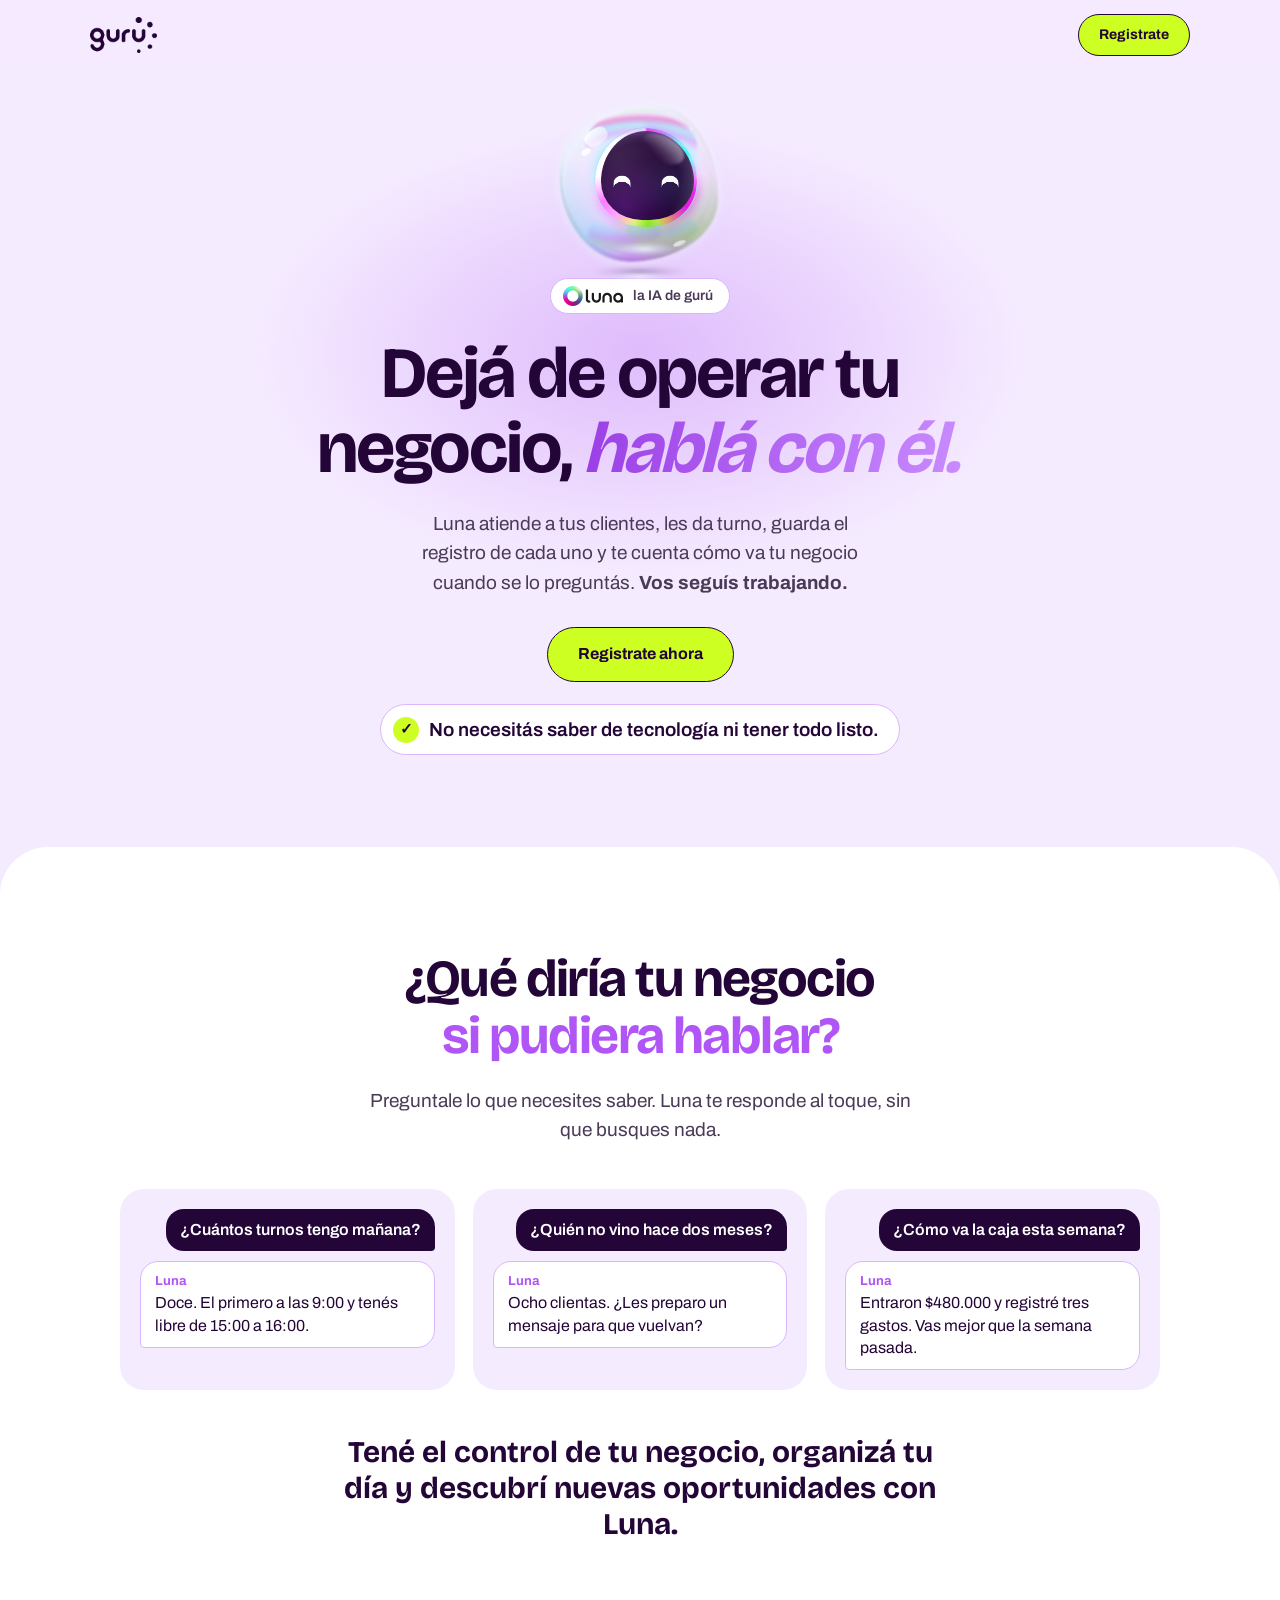
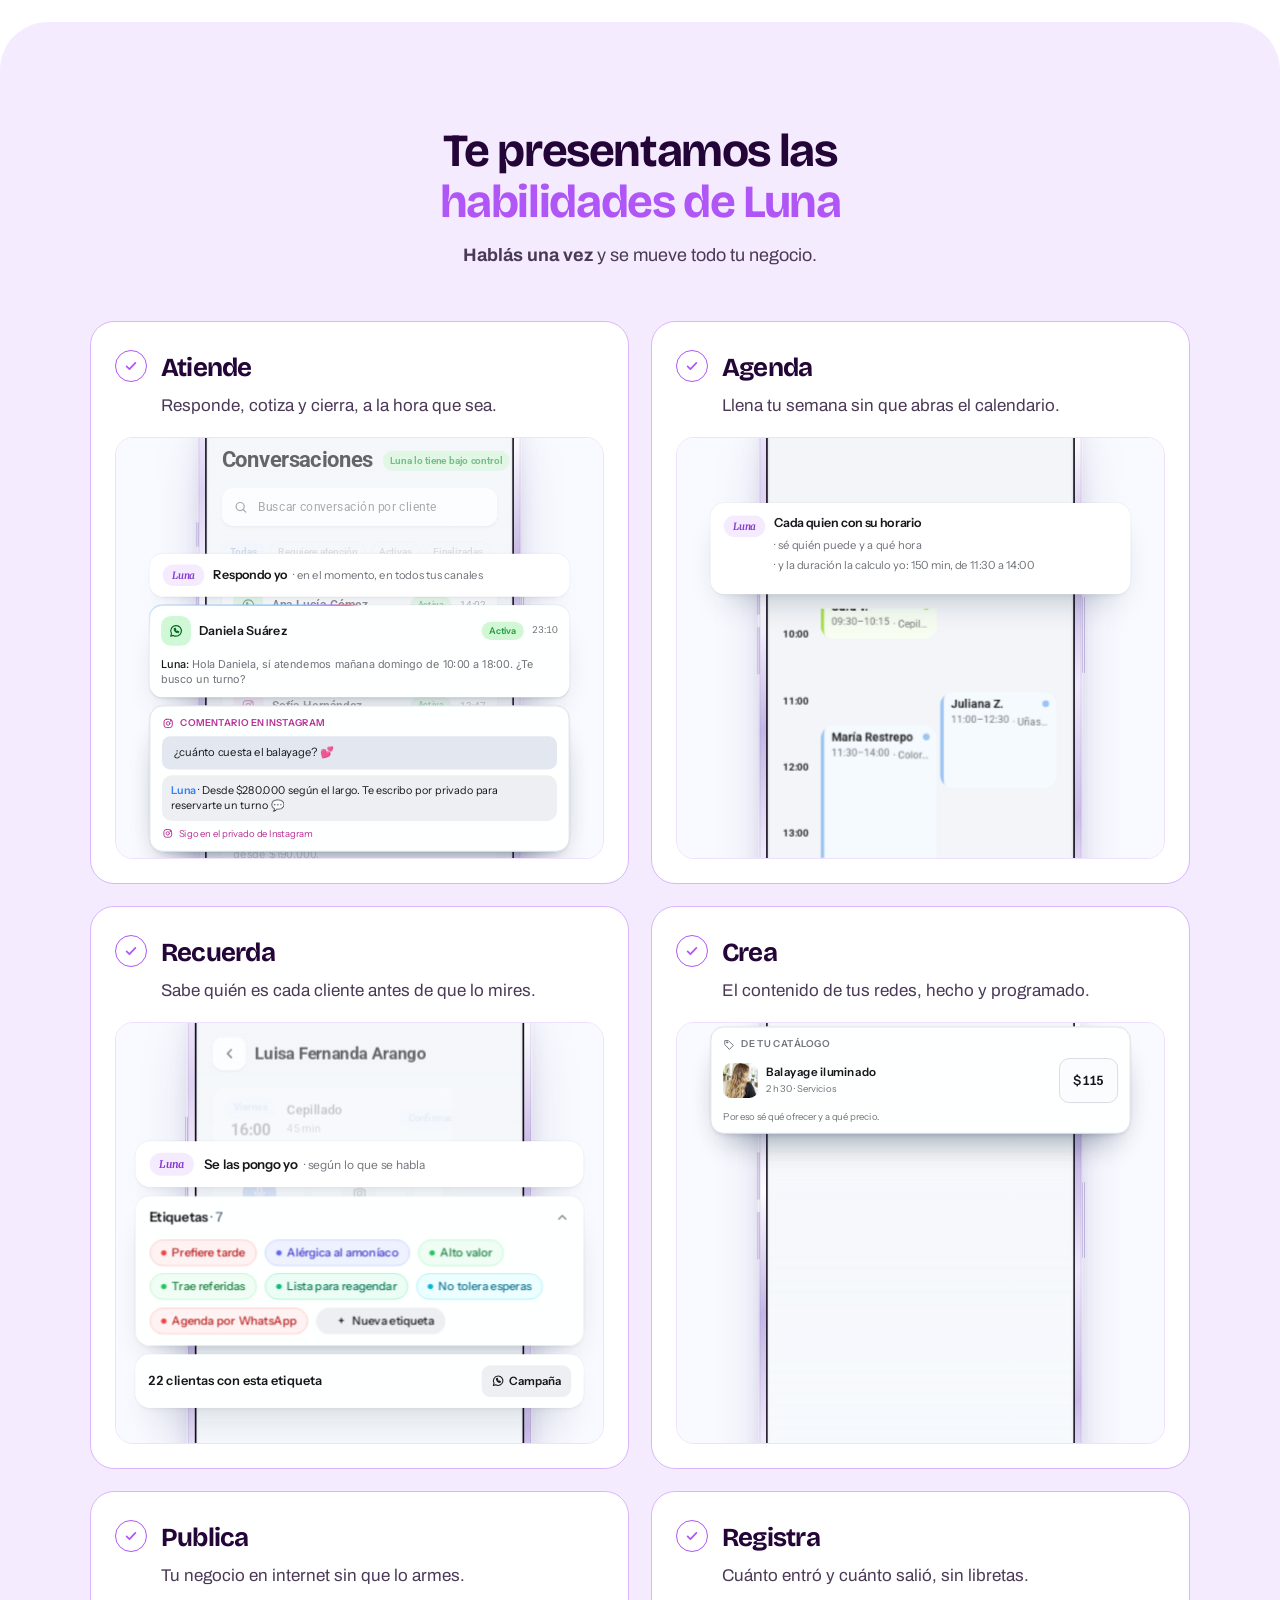
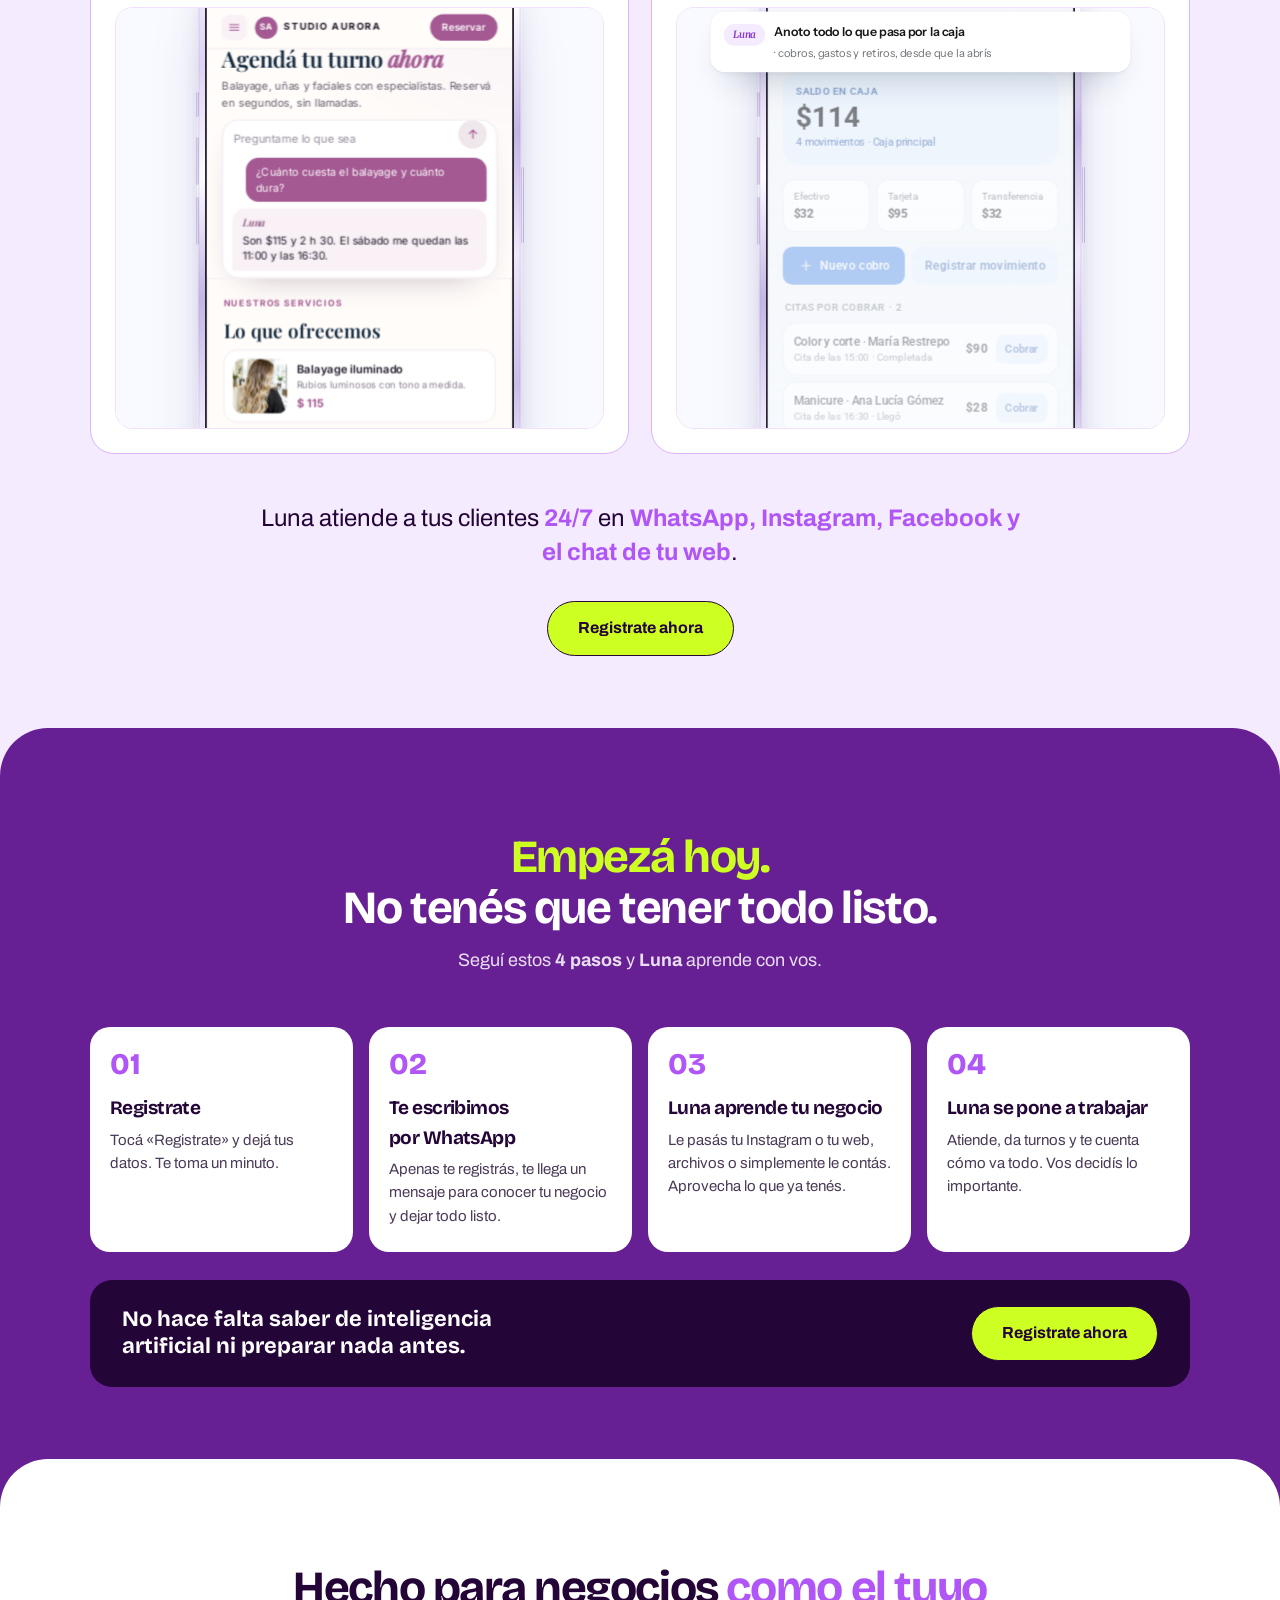
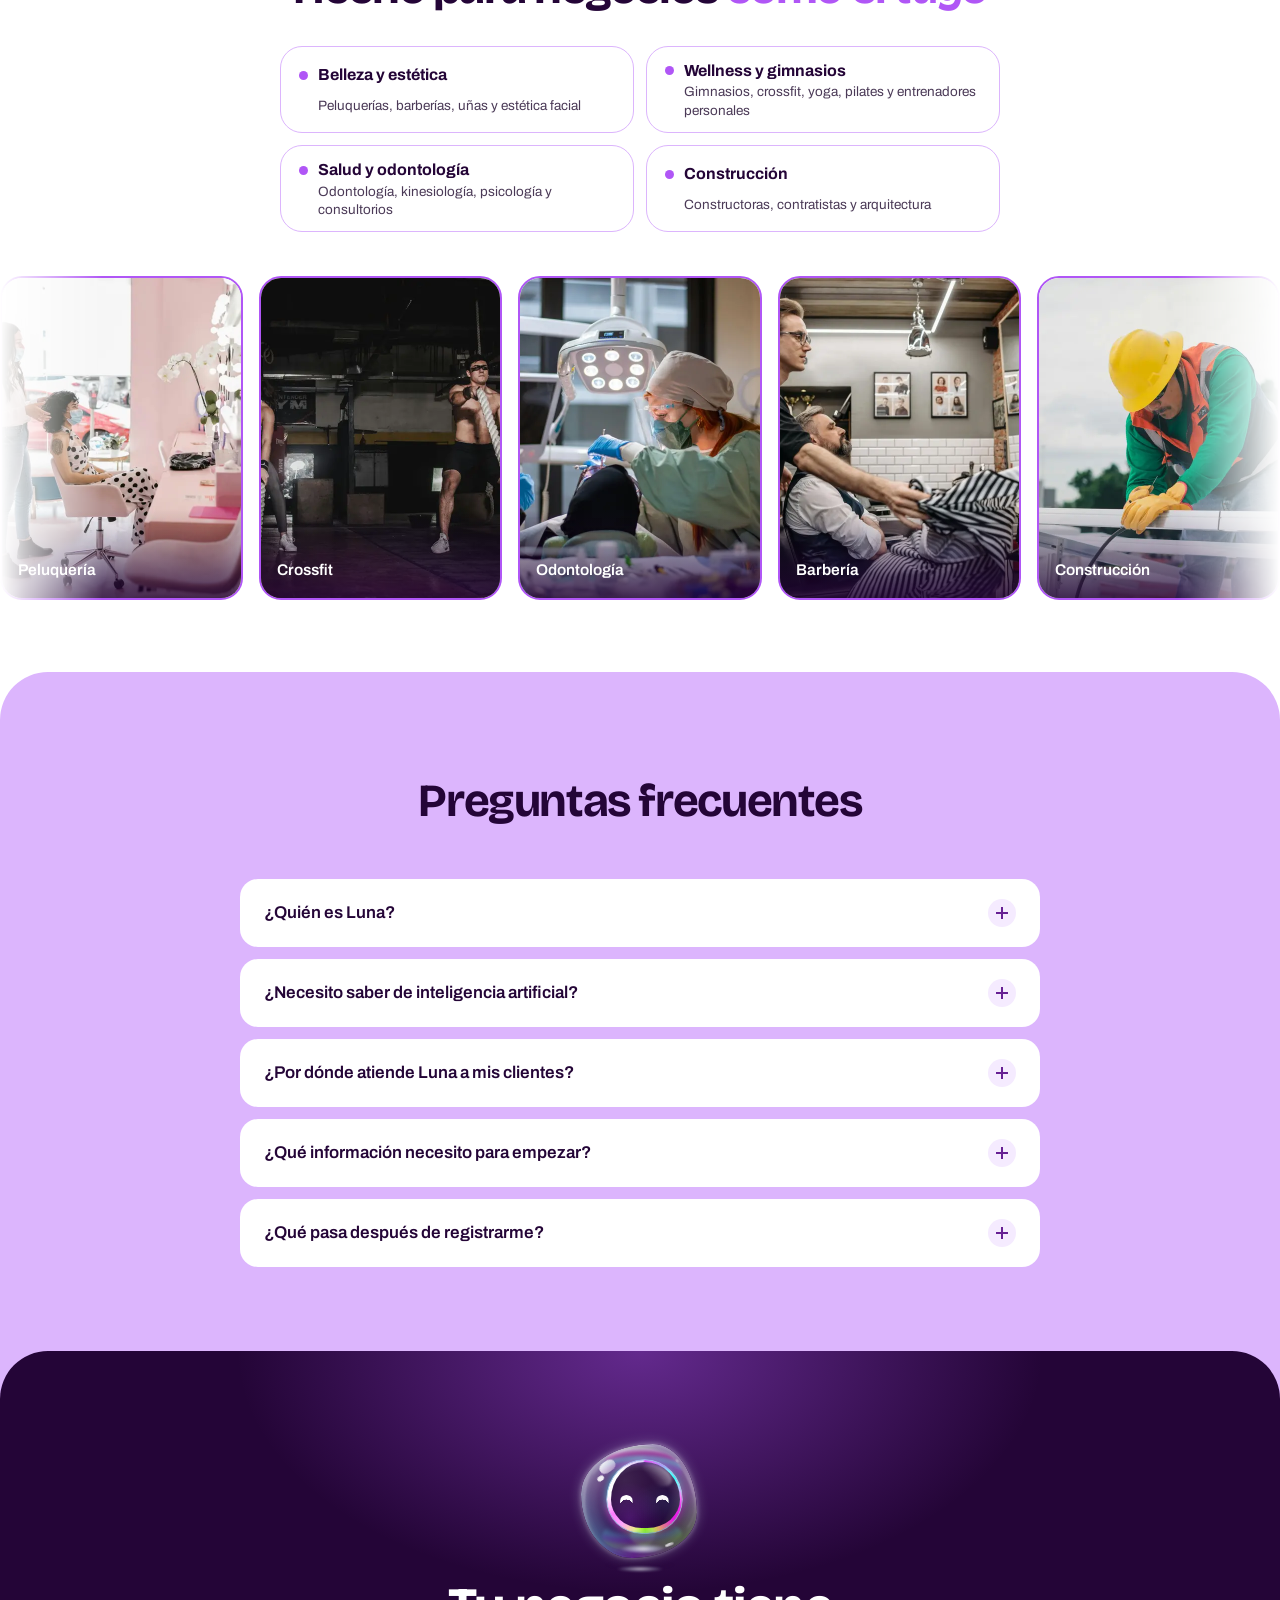
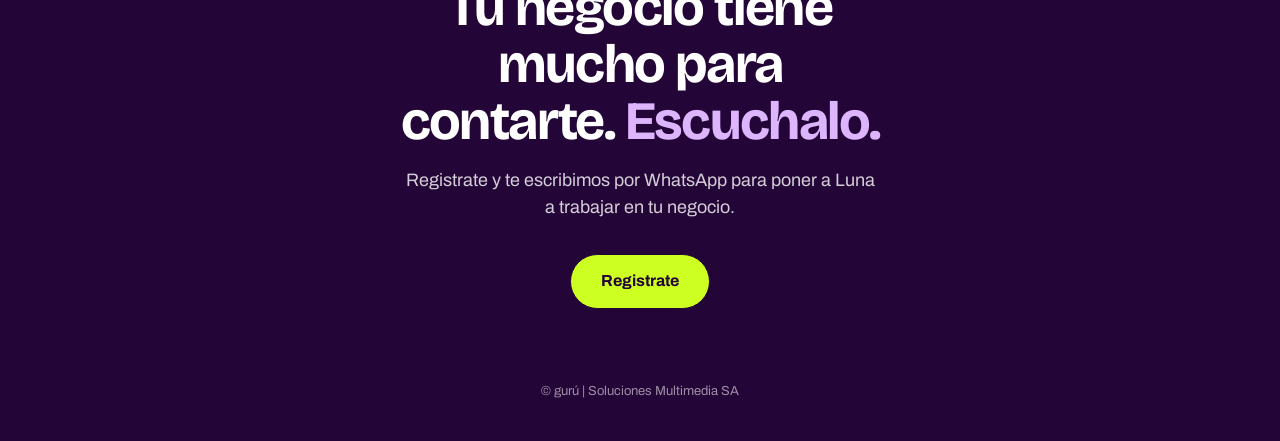
<file: index.html>
<!doctype html>
<html lang="es">
<head>
<meta charset="utf-8">
<meta name="viewport" content="width=device-width, initial-scale=1">
<meta name="robots" content="noindex, nofollow">
<title>Luna, la IA que lleva tu negocio | gurú</title>
<meta name="description" content="Luna atiende a tus clientes por WhatsApp, Instagram, Facebook y tu web, les da turno y te cuenta cómo va tu negocio. Registrate y ponela a trabajar.">
<link rel="preconnect" href="https://fonts.googleapis.com">
<link rel="preconnect" href="https://fonts.gstatic.com" crossorigin>
<link href="https://fonts.googleapis.com/css2?family=Archivo:wght@400;500;600;700&family=Bricolage+Grotesque:opsz,wght@12..96,500;12..96,700;12..96,800&display=swap" rel="stylesheet">
<style>
/* Luna: el personaje de Linda con la paleta de gurú */
/* =============================================================================
 * LINDA
 * =============================================================================
 * Extraido literal del artefacto "Linda, identidad conceptual", pagina
 * MainV2 ("Un aura con ojos, version 2, aura mas organica").
 *
 * Todo es CSS: no hay canvas ni JavaScript de animacion. Las capas del aura
 * se mueven con keyframes, asi que el navegador las puede componer en la GPU.
 *
 * Todos los selectores cuelgan de .linda, asi que no se escapa nada al resto
 * del sitio. Se quitaron las reglas del tablero de presentacion (body, .pill).
 * ============================================================================= */

.linda {
  --s: 240px;
  --rw: calc(var(--s) * 0.036);
  --rb: #a133eb, #5ed6f1, #d9049f, #87d94e, #d9049f, #5ed6f1, #a133eb;
  --f1: #240537;
  --f2: #240537;
  --f3: #240537;
  --c1: #5ed6f1;
  --c2: #a133eb;
  --c3: #d9049f;
  --c4: #87d94e;
  --c5: #4478a6;
  --spin: 10s;
  --breath: 6s;
  --glow: 0.55;
  position: relative;
  width: var(--s);
  height: var(--s);
  flex-shrink: 0;
}
.linda > div,
.linda .body > div {
  position: absolute;
}
.linda .halo {
  inset: 10%;
  border-radius: 50%;
  opacity: 0;
}
.linda .rim {
  inset: 12% 12% 22% 20%;
  border-radius: 50% 50% 46% 46% / 54% 54% 46% 46%;
  box-sizing: border-box;
  border: solid transparent;
  border-width: calc(var(--rw) * 0.7) calc(var(--rw) * 0.6) calc(var(--rw) * 1.3)
    calc(var(--rw) * 1.25);
  background: conic-gradient(from var(--a), var(--rb)) border-box;
  -webkit-mask: linear-gradient(#240537 0 0) padding-box, linear-gradient(#240537 0 0);
  -webkit-mask-composite: xor;
  mask: linear-gradient(#240537 0 0) padding-box, linear-gradient(#240537 0 0);
  mask-composite: exclude;
  animation: ld-hue var(--spin) linear infinite, ld-squish var(--breath) ease-in-out infinite;
}
.linda .rim.glow {
  inset: 8% 8% 18% 16%;
  border-width: calc(var(--rw) * 2.2) calc(var(--rw) * 2) calc(var(--rw) * 3.4)
    calc(var(--rw) * 3.2);
  filter: blur(calc(var(--s) * 0.035));
  opacity: 0.95;
}
.linda .rim.hot {
  top: calc(12% + var(--rw) * 0.21);
  right: calc(12% + var(--rw) * 0.18);
  bottom: calc(22% + var(--rw) * 0.39);
  left: calc(20% + var(--rw) * 0.375);
  border-width: calc(var(--rw) * 0.28) calc(var(--rw) * 0.24) calc(var(--rw) * 0.52)
    calc(var(--rw) * 0.5);
  background: linear-gradient(#fff, #fff) border-box;
  filter: blur(calc(var(--s) * 0.003));
  opacity: 0.6;
}
.st-trabajando .rim {
  animation: ld-hue var(--spin) linear infinite, ld-squish 1.8s ease-in-out infinite;
}
.linda .bubble {
  inset: 0;
  overflow: hidden;
  border-radius: 54% 46% 50% 50% / 48% 54% 46% 52%;
  background: radial-gradient(ellipse at 6% 50%, rgba(255, 255, 255, 0.5), transparent 28%),
    radial-gradient(
      circle at 52% 50%,
      rgba(255, 255, 255, 0) 50%,
      rgba(255, 255, 255, 0.18) 72%,
      rgba(255, 255, 255, 0.5) 92%,
      rgba(255, 255, 255, 0.72) 100%
    );
  box-shadow: inset 0 0 calc(var(--s) * 0.06) rgba(255, 255, 255, 0.7);
  animation: ld-bubble calc(var(--breath) * 1.6) ease-in-out infinite;
}
.linda .bubble::before {
  content: "";
  position: absolute;
  inset: 0;
  border-radius: inherit;
  background: conic-gradient(
    from var(--a),
    #dff7fb 0deg,
    #f2e4f9 80deg,
    #87d94e 130deg,
    #a133eb 185deg,
    #5ed6f1 225deg,
    #dff7fb 290deg,
    #dff7fb 360deg
  );
  -webkit-mask: radial-gradient(
    closest-side,
    transparent 52%,
    rgba(36, 5, 55, 0.6) 78%,
    #240537 100%
  );
  mask: radial-gradient(closest-side, transparent 52%, rgba(36, 5, 55, 0.6) 78%, #240537 100%);
  opacity: 0.45;
  animation: ld-hue calc(var(--spin) * 3) linear infinite;
}
.linda .bubble::after {
  content: "";
  position: absolute;
  left: 6%;
  top: 6%;
  width: 48%;
  height: 32%;
  border-radius: 50%;
  border-top: calc(var(--s) * 0.04) solid rgba(255, 255, 255, 0.85);
  transform: rotate(-30deg);
  filter: blur(calc(var(--s) * 0.012));
}
.linda .bstrokes {
  inset: 0;
}
.linda .bstrokes i {
  position: absolute;
  inset: 0;
  box-sizing: border-box;
  border: solid transparent;
  border-radius: 54% 46% 50% 50% / 48% 54% 46% 52%;
  -webkit-mask: linear-gradient(#240537 0 0) padding-box, linear-gradient(#240537 0 0);
  -webkit-mask-composite: xor;
  mask: linear-gradient(#240537 0 0) padding-box, linear-gradient(#240537 0 0);
  mask-composite: exclude;
  filter: blur(calc(var(--s) * 0.004));
}
.linda .bstrokes i:nth-child(1) {
  border-width: calc(var(--s) * 0.022 * 1.3) calc(var(--s) * 0.022 * 1.0)
    calc(var(--s) * 0.022 * 1.1) calc(var(--s) * 0.022 * 1.5);
  translate: calc(var(--s) * 0) calc(var(--s) * 0);
  scale: 1.0 0.97;
  opacity: 0.47;
  background: conic-gradient(
      from calc(var(--a) + 0deg),
      transparent 0deg,
      rgba(161, 51, 235, 0.9) 12deg,
      rgba(135, 217, 78, 0.85) 108deg,
      transparent 120deg,
      transparent 135deg,
      rgba(135, 217, 78, 0.85) 147deg,
      rgba(242, 228, 249, 0.85) 193deg,
      transparent 205deg,
      transparent 228deg,
      rgba(94, 214, 241, 0.9) 240deg,
      rgba(161, 51, 235, 0.9) 328deg,
      transparent 340deg,
      transparent 360deg
    )
    border-box;
  animation: ld-hue calc(var(--spin) * 2.2) linear infinite normal, ld-rot 26s linear infinite
    normal;
}
.linda .bstrokes i:nth-child(2) {
  border-width: calc(var(--s) * 0.022 * 0.6) calc(var(--s) * 0.022 * 0.5)
    calc(var(--s) * 0.022 * 0.8) calc(var(--s) * 0.022 * 0.9);
  translate: calc(var(--s) * -0.02) calc(var(--s) * 0.012);
  scale: 1.04 0.94;
  opacity: 0.42;
  background: conic-gradient(
      from calc(var(--a) + 50deg),
      transparent 0deg,
      transparent 15deg,
      rgba(94, 214, 241, 0.9) 27deg,
      rgba(217, 4, 159, 0.75) 88deg,
      transparent 100deg,
      transparent 150deg,
      rgba(161, 51, 235, 0.9) 162deg,
      rgba(94, 214, 241, 0.9) 258deg,
      transparent 270deg,
      transparent 295deg,
      rgba(135, 217, 78, 0.85) 307deg,
      rgba(68, 120, 166, 0.85) 340deg,
      transparent 352deg,
      transparent 360deg
    )
    border-box;
  animation: ld-hue calc(var(--spin) * 3.3000000000000003) linear infinite reverse, ld-rot 18s
    linear infinite reverse;
}
.linda .bstrokes i:nth-child(3) {
  border-width: calc(var(--s) * 0.022 * 0.5) calc(var(--s) * 0.022 * 0.7)
    calc(var(--s) * 0.022 * 0.55) calc(var(--s) * 0.022 * 0.6);
  translate: calc(var(--s) * 0.022) calc(var(--s) * -0.016);
  scale: 0.95 1.05;
  opacity: 0.4;
  background: conic-gradient(
      from calc(var(--a) + 110deg),
      transparent 0deg,
      rgba(242, 228, 249, 0.85) 12deg,
      rgba(135, 217, 78, 0.85) 138deg,
      transparent 150deg,
      transparent 195deg,
      rgba(217, 4, 159, 0.75) 207deg,
      rgba(94, 214, 241, 0.9) 288deg,
      transparent 300deg,
      transparent 360deg
    )
    border-box;
  animation: ld-hue calc(var(--spin) * 1.7600000000000002) linear infinite normal, ld-rot 22s linear
    infinite normal;
}
.linda .bstrokes i:nth-child(4) {
  border-width: calc(var(--s) * 0.022 * 0.35) calc(var(--s) * 0.022 * 0.35)
    calc(var(--s) * 0.022 * 0.6) calc(var(--s) * 0.022 * 0.65);
  translate: calc(var(--s) * 0.008) calc(var(--s) * 0.02);
  scale: 1.02 0.96;
  opacity: 0.47;
  background: conic-gradient(
      from calc(var(--a) + 210deg),
      transparent 0deg,
      transparent 20deg,
      rgba(255, 255, 255, 0.95) 32deg,
      rgba(255, 255, 255, 0.95) 48deg,
      transparent 60deg,
      transparent 140deg,
      rgba(255, 255, 255, 0.95) 152deg,
      rgba(255, 255, 255, 0.95) 160deg,
      transparent 172deg,
      transparent 240deg,
      rgba(255, 255, 255, 0.95) 252deg,
      rgba(255, 255, 255, 0.95) 288deg,
      transparent 300deg,
      transparent 360deg
    )
    border-box;
  animation: ld-hue calc(var(--spin) * 4.4) linear infinite reverse, ld-rot 14s linear infinite
    normal;
}
.linda .bstrokes i:nth-child(5) {
  border-width: calc(var(--s) * 0.022 * 0.7) calc(var(--s) * 0.022 * 0.5)
    calc(var(--s) * 0.022 * 0.4) calc(var(--s) * 0.022 * 0.45);
  translate: calc(var(--s) * -0.014) calc(var(--s) * -0.022);
  scale: 0.97 1.03;
  opacity: 0.38;
  background: conic-gradient(
      from calc(var(--a) + 300deg),
      transparent 0deg,
      transparent 30deg,
      rgba(217, 4, 159, 0.75) 42deg,
      rgba(161, 51, 235, 0.9) 128deg,
      transparent 140deg,
      transparent 175deg,
      rgba(135, 217, 78, 0.85) 187deg,
      rgba(242, 228, 249, 0.85) 228deg,
      transparent 240deg,
      transparent 270deg,
      rgba(68, 120, 166, 0.85) 282deg,
      rgba(94, 214, 241, 0.9) 326deg,
      transparent 338deg,
      transparent 360deg
    )
    border-box;
  animation: ld-hue calc(var(--spin) * 2.64) linear infinite normal, ld-rot 30s linear infinite
    reverse;
}
.linda .bstrokes i:nth-child(6) {
  border-width: calc(var(--s) * 0.022 * 0.35) calc(var(--s) * 0.022 * 0.4)
    calc(var(--s) * 0.022 * 0.7) calc(var(--s) * 0.022 * 0.6);
  translate: calc(var(--s) * 0.026) calc(var(--s) * 0.018);
  scale: 1.06 0.93;
  opacity: 0.35;
  background: conic-gradient(
      from calc(var(--a) + 160deg),
      transparent 0deg,
      transparent 60deg,
      rgba(94, 214, 241, 0.9) 72deg,
      rgba(161, 51, 235, 0.9) 193deg,
      transparent 205deg,
      transparent 240deg,
      rgba(135, 217, 78, 0.85) 252deg,
      rgba(68, 120, 166, 0.85) 306deg,
      transparent 318deg,
      transparent 360deg
    )
    border-box;
  animation: ld-hue calc(var(--spin) * 5.28) linear infinite reverse, ld-rot 20s linear infinite
    normal;
}
.linda .bstrokes i:nth-child(7) {
  border-width: calc(var(--s) * 0.022 * 0.4) calc(var(--s) * 0.022 * 0.3)
    calc(var(--s) * 0.022 * 0.35) calc(var(--s) * 0.022 * 0.5);
  translate: calc(var(--s) * -0.024) calc(var(--s) * -0.004);
  scale: 0.93 1.02;
  opacity: 0.3;
  background: conic-gradient(
      from calc(var(--a) + 250deg),
      transparent 0deg,
      transparent 100deg,
      rgba(68, 120, 166, 0.85) 112deg,
      rgba(135, 217, 78, 0.85) 168deg,
      transparent 180deg,
      transparent 300deg,
      rgba(242, 228, 249, 0.85) 312deg,
      rgba(217, 4, 159, 0.75) 343deg,
      transparent 355deg,
      transparent 360deg
    )
    border-box;
  animation: ld-hue calc(var(--spin) * 3.74) linear infinite normal, ld-rot 34s linear infinite
    reverse;
}
.linda .water {
  inset: 0;
  display: none;
}
.linda.au-agua .water {
  display: block;
}
.linda.au-agua .bstrokes {
  display: none;
}
.linda.au-agua .bubble::before {
  opacity: 0.25;
}
.linda .water i {
  position: absolute;
  inset: 0;
  border-radius: 54% 46% 50% 50% / 48% 54% 46% 52%;
  box-shadow: inset 0 0 calc(var(--s) * 0.035) calc(var(--s) * 0.004) rgba(94, 214, 241, 0.55),
    inset 0 0 calc(var(--s) * 0.01) rgba(255, 255, 255, 0.7), 0 0 calc(var(--s) * 0.03)
    rgba(161, 51, 235, 0.25);
  animation: ld-liquid 5s ease-in-out infinite, ld-rot 40s linear infinite;
}
.linda .water i:nth-child(2) {
  inset: -1.5%;
  opacity: 0.7;
  box-shadow: inset 0 0 calc(var(--s) * 0.03) calc(var(--s) * 0.003) rgba(68, 120, 166, 0.55), 0 0
    calc(var(--s) * 0.02) rgba(68, 120, 166, 0.25);
  animation-duration: 6.5s, 52s;
  animation-direction: alternate, reverse;
}
.linda .water i:nth-child(3) {
  inset: 1.5%;
  opacity: 0.6;
  box-shadow: inset 0 0 calc(var(--s) * 0.028) calc(var(--s) * 0.002) rgba(217, 4, 159, 0.4), inset
    0 0 calc(var(--s) * 0.008) rgba(223, 247, 251, 0.8);
  animation-duration: 4.2s, 34s;
  animation-delay: -1.5s, 0s;
}
.linda .water i:nth-child(4) {
  box-shadow: none;
  border: calc(var(--s) * 0.006) solid rgba(94, 214, 241, 0.6);
  opacity: 0;
  animation: ld-ripple 4.5s ease-out infinite;
}
.linda .water i:nth-child(5) {
  inset: 1%;
  box-shadow: none;
  box-sizing: border-box;
  border: calc(var(--s) * 0.014) solid transparent;
  background: conic-gradient(
      from var(--a),
      transparent 0deg,
      rgba(255, 255, 255, 0.75) 14deg,
      transparent 34deg,
      transparent 110deg,
      rgba(223, 247, 251, 0.85) 126deg,
      transparent 150deg,
      transparent 220deg,
      rgba(255, 255, 255, 0.65) 234deg,
      transparent 254deg,
      transparent 360deg
    )
    border-box;
  -webkit-mask: linear-gradient(#240537 0 0) padding-box, linear-gradient(#240537 0 0);
  -webkit-mask-composite: xor;
  mask: linear-gradient(#240537 0 0) padding-box, linear-gradient(#240537 0 0);
  mask-composite: exclude;
  filter: blur(calc(var(--s) * 0.004));
  animation: ld-hue 7s linear infinite, ld-liquid 5s ease-in-out infinite;
}
.linda .liquid,
.linda .lgloss {
  inset: 0;
  display: none;
}
.linda.au-liquido .liquid,
.linda.au-liquido .lgloss {
  display: block;
}
.linda.au-liquido .bstrokes {
  display: none;
}
.linda.au-liquido .bubble {
  background: radial-gradient(ellipse at 7% 52%, rgba(255, 255, 255, 0.6), transparent 24%),
    radial-gradient(ellipse at 60% 4%, rgba(255, 255, 255, 0.55), transparent 22%),
    radial-gradient(
      circle at 52% 50%,
      rgba(255, 255, 255, 0) 0%,
      rgba(255, 255, 255, 0.03) 55%,
      rgba(255, 255, 255, 0.16) 74%,
      rgba(255, 255, 255, 0.55) 92%,
      rgba(255, 255, 255, 0.8) 100%
    );
}
.linda.au-liquido .bubble::before {
  background: conic-gradient(
    from 0deg,
    #dff7fb 0deg,
    #f2e4f9 60deg,
    #87d94e 100deg,
    #f2e4f9 140deg,
    #a133eb 190deg,
    #5ed6f1 230deg,
    #dff7fb 275deg,
    #ffffff 315deg,
    #dff7fb 360deg
  );
  -webkit-mask: radial-gradient(
    closest-side,
    transparent 60%,
    rgba(36, 5, 55, 0.4) 78%,
    #240537 94%,
    rgba(36, 5, 55, 0.6) 100%
  );
  mask: radial-gradient(
    closest-side,
    transparent 60%,
    rgba(36, 5, 55, 0.4) 78%,
    #240537 94%,
    rgba(36, 5, 55, 0.6) 100%
  );
  opacity: 0.6;
  animation: ld-sway 12s ease-in-out infinite alternate;
}
@keyframes ld-sway {
  from {
    rotate: -14deg;
  }
  to {
    rotate: 14deg;
  }
}
.linda .liquid b {
  position: absolute;
  inset: 0;
  border-radius: 54% 46% 50% 50% / 48% 54% 46% 52%;
  box-shadow:
    inset 0 0 0 calc(var(--s) * 0.004) rgba(255, 255, 255, 0.9), inset calc(var(--s) * 0.045) 0 calc(
      var(--s) *
      0.05
    ) rgba(255, 255, 255, 0.75), inset 0 calc(var(--s) * 0.025) calc(var(--s) * 0.035) rgba(
      255,
      255,
      255,
      0.55
    ), inset calc(var(--s) * -0.035) 0 calc(var(--s) * 0.07) rgba(135, 217, 78, 0.4), inset calc(
      var(--s) *
      0.015
    ) calc(var(--s) * -0.04) calc(var(--s) * 0.07) rgba(161, 51, 235, 0.35), inset 0 0 calc(
      var(--s) *
      0.12
    ) rgba(255, 255, 255, 0.28), 0 calc(var(--s) * 0.02) calc(var(--s) * 0.06) rgba(36, 5, 55,
      0.08
    );
  animation: ld-liquid 7s ease-in-out infinite;
}
.linda .liquid i {
  position: absolute;
}
.linda .liquid i:nth-child(2) {
  inset: 5%;
  border-radius: 54% 46% 50% 50% / 48% 54% 46% 52%;
  box-sizing: border-box;
  border: calc(var(--s) * 0.014) solid transparent;
  background: conic-gradient(
      from calc(var(--a) + 90deg),
      rgba(255, 255, 255, 0.8),
      rgba(242, 228, 249, 0.6),
      rgba(223, 247, 251, 0.6),
      rgba(223, 247, 251, 0.6),
      rgba(223, 247, 251, 0.5),
      rgba(242, 228, 249, 0.55),
      rgba(255, 255, 255, 0.8)
    )
    border-box;
  -webkit-mask: linear-gradient(#240537 0 0) padding-box, linear-gradient(#240537 0 0);
  -webkit-mask-composite: xor;
  mask: linear-gradient(#240537 0 0) padding-box, linear-gradient(#240537 0 0);
  mask-composite: exclude;
  filter: blur(calc(var(--s) * 0.006));
  opacity: 0.75;
  animation: ld-hue calc(var(--spin) * 3) linear infinite, ld-liquid 7s ease-in-out -1s infinite;
}
.linda .liquid i:nth-child(3) {
  left: 2.5%;
  top: 20%;
  width: 11%;
  height: 54%;
  border-radius: 50%;
  background: linear-gradient(90deg, rgba(255, 255, 255, 0.65), rgba(255, 255, 255, 0));
  filter: blur(calc(var(--s) * 0.012));
  rotate: 6deg;
}
.linda .liquid i:nth-child(4) {
  left: 20%;
  right: 20%;
  bottom: -11%;
  height: 8%;
  border-radius: 50%;
  background: radial-gradient(
    closest-side,
    rgba(223, 247, 251, 0.6),
    rgba(242, 228, 249, 0.4) 45%,
    rgba(223, 247, 251, 0.25) 70%,
    transparent
  );
  filter: blur(calc(var(--s) * 0.02));
  animation: ld-shadow var(--breath) ease-in-out infinite;
}
.linda .liquid i:nth-child(5) {
  inset: 0;
  border-radius: 54% 46% 50% 50% / 48% 54% 46% 52%;
  background: radial-gradient(ellipse at 62% 30%, rgba(255, 255, 255, 0.1), transparent 45%);
  animation: ld-liquid 7s ease-in-out infinite;
}
.linda .liquid i:nth-child(7) {
  inset: 4%;
  border-radius: 54% 46% 50% 50% / 48% 54% 46% 52%;
  box-sizing: border-box;
  border: calc(var(--s) * 0.008) solid transparent;
  border-left-color: rgba(255, 255, 255, 0.85);
  border-top-color: rgba(255, 255, 255, 0.35);
  border-bottom-color: rgba(223, 247, 251, 0.4);
  filter: blur(calc(var(--s) * 0.003));
  rotate: -10deg;
  animation: ld-liquid 7s ease-in-out -.5s infinite;
}
.linda .lgloss {
  inset: 1.5%;
  box-sizing: border-box;
  border: calc(var(--s) * 0.014) solid transparent;
  border-radius: 54% 46% 50% 50% / 48% 54% 46% 52%;
  background: conic-gradient(
      from var(--a),
      transparent 0deg,
      rgba(255, 255, 255, 0.7) 18deg,
      transparent 44deg,
      transparent 170deg,
      rgba(255, 255, 255, 0.45) 188deg,
      transparent 210deg,
      transparent 360deg
    )
    border-box;
  -webkit-mask: linear-gradient(#240537 0 0) padding-box, linear-gradient(#240537 0 0);
  -webkit-mask-composite: xor;
  mask: linear-gradient(#240537 0 0) padding-box, linear-gradient(#240537 0 0);
  mask-composite: exclude;
  filter: blur(calc(var(--s) * 0.005));
  animation: ld-hue 14s linear infinite, ld-liquid 7s ease-in-out infinite;
}
@keyframes ld-liquid {
  0%,
  100% {
    border-radius: 54% 46% 50% 50% / 48% 54% 46% 52%;
    scale: 1;
  }
  25% {
    border-radius: 48% 52% 56% 44% / 55% 45% 52% 48%;
    scale: 1.015 0.985;
  }
  50% {
    border-radius: 52% 48% 44% 56% / 46% 56% 50% 50%;
    scale: 0.99 1.01;
  }
  75% {
    border-radius: 46% 54% 52% 48% / 52% 48% 56% 44%;
    scale: 1.01 0.99;
  }
}
@keyframes ld-ripple {
  0% {
    scale: 0.98;
    opacity: 0;
  }
  15% {
    opacity: 0.8;
  }
  100% {
    scale: 1.16;
    opacity: 0;
  }
}
@keyframes ld-rot {
  from {
    rotate: 0deg;
  }
  to {
    rotate: 360deg;
  }
}
@keyframes ld-bubble {
  0%,
  100% {
    border-radius: 54% 46% 50% 50% / 48% 54% 46% 52%;
    scale: 1;
  }
  33% {
    border-radius: 46% 54% 44% 56% / 56% 46% 54% 44%;
    scale: 1.03 0.97;
  }
  66% {
    border-radius: 52% 48% 56% 44% / 44% 56% 42% 58%;
    scale: 0.97 1.03;
  }
}
@property --a {
  syntax: "<angle>";
  inherits: false;
  initial-value: 0deg;
}
@keyframes ld-hue {
  to {
    --a: 360deg;
  }
}
.linda .shadow {
  left: 24%;
  right: 24%;
  bottom: -6%;
  height: 6%;
  border-radius: 50%;
  background: radial-gradient(closest-side, rgba(36, 5, 55, 0.14), transparent);
  filter: blur(calc(var(--s) * 0.02));
  animation: ld-shadow var(--breath) ease-in-out infinite;
}
.linda .pulse {
  inset: 4%;
  border-radius: 50%;
  border: calc(var(--s) * 0.01) solid var(--c1);
  opacity: 0;
}
.linda .body {
  inset: 0;
  animation: ld-float var(--breath) ease-in-out infinite;
}
.linda .core {
  inset: 12% 12% 22% 20%;
  border-radius: 50% 50% 46% 46% / 54% 54% 46% 46%;
  background: radial-gradient(circle at 46% 42%, var(--f1) 0%, var(--f2) 48%, var(--f3) 100%);
  box-shadow: inset 0 0 calc(var(--s) * 0.05) rgba(94, 214, 241, 0.35), inset 0
    calc(var(--s) * -0.05) calc(var(--s) * 0.08) rgba(36, 5, 55, 0.5);
  animation: ld-squish var(--breath) ease-in-out infinite;
}
.linda .core::before {
  content: "";
  position: absolute;
  right: 7%;
  top: 6%;
  width: 62%;
  height: 56%;
  border-radius: 50%;
  box-sizing: border-box;
  border: calc(var(--s) * 0.03) solid transparent;
  border-top-color: rgba(255, 255, 255, 0.55);
  border-right-color: rgba(255, 255, 255, 0.3);
  transform: rotate(12deg);
  filter: blur(calc(var(--s) * 0.007));
  z-index: 1;
}
.linda .core::after {
  content: "";
  position: absolute;
  inset: 10%;
  border-radius: 50%;
  background: radial-gradient(
      circle at 30% 40%,
      color-mix(in srgb, var(--c1) 40%, transparent),
      transparent 55%
    ),
    radial-gradient(
      circle at 72% 65%,
      color-mix(in srgb, var(--c3) 35%, transparent),
      transparent 55%
    );
  filter: blur(calc(var(--s) * 0.06));
  mix-blend-mode: screen;
  opacity: 0.35;
  animation: ld-spin calc(var(--spin) * 1.4) linear infinite;
}
.linda .orbits {
  inset: 22% 18% 30% 26%;
  opacity: 0;
  transition: opacity .6s;
}
.linda .orbits span {
  position: absolute;
  inset: 0;
  animation: ld-spin 3.2s linear infinite;
}
.linda .orbits span::before {
  content: "";
  position: absolute;
  top: 0;
  left: 50%;
  width: calc(var(--s) * 0.034);
  height: calc(var(--s) * 0.034);
  margin-left: calc(var(--s) * -0.017);
  border-radius: 50%;
  background: #fff;
  box-shadow: 0 0 calc(var(--s) * 0.04) var(--c1);
}
.linda .orbits span:nth-child(2) {
  inset: 14%;
  animation-duration: 4.4s;
  animation-direction: reverse;
}
.linda .orbits span:nth-child(2)::before {
  background: var(--c3);
}
.linda .orbits span:nth-child(3) {
  inset: -10%;
  animation-duration: 6.6s;
}
.linda .orbits span:nth-child(3)::before {
  background: var(--c4);
  width: calc(var(--s) * 0.024);
  height: calc(var(--s) * 0.024);
}
.linda .eyes {
  left: 54%;
  top: 49%;
  width: 40%;
  height: 22%;
  transform: translate(-50%, -50%);
  display: flex;
  justify-content: space-between;
  align-items: center;
  transition: transform .6s ease;
}
.linda .eye {
  box-sizing: border-box;
  width: 26%;
  height: 100%;
  border-radius: 999px;
  background: linear-gradient(180deg, #ffffff 0%, #ffffff 55%, #dff7fb 100%);
  box-shadow: 0 0 calc(var(--s) * 0.025) #ffffff, 0 0 calc(var(--s) * 0.08) #5ed6f1;
  animation: ld-blink 5s infinite;
  transition: height .4s ease;
}
.linda .acc {
  display: none;
}
.linda.a-gafas .acc-gafas {
  display: flex;
}
.linda.a-sombrero .acc-sombrero,
.linda.a-audifonos .acc-audifonos {
  display: block;
}
.linda .acc-gafas {
  position: absolute;
  left: -12.5%;
  top: -16%;
  width: 125%;
  height: 132%;
  align-items: center;
}
.acc-gafas .lens {
  box-sizing: border-box;
  width: 42%;
  height: 100%;
  border: calc(var(--s) * 0.02) solid #dff7fb;
  border-radius: 44%;
  background: radial-gradient(
    circle at 30% 25%,
    rgba(255, 255, 255, 0.3),
    rgba(255, 255, 255, 0.04) 55%
  );
  box-shadow: 0 0 calc(var(--s) * 0.02) rgba(94, 214, 241, 0.5);
}
.acc-gafas .bridge {
  flex-grow: 1;
  height: calc(var(--s) * 0.018);
  background: #dff7fb;
  margin-top: -8%;
}
.linda .acc-sombrero {
  left: 50%;
  top: -5%;
  width: 46%;
  height: 26%;
  transform: translateX(-50%) rotate(-9deg);
  filter: drop-shadow(0 calc(var(--s) * 0.015) calc(var(--s) * 0.02) rgba(36, 5, 55, 0.3));
}
.acc-sombrero .brim {
  position: absolute;
  left: 0;
  right: 0;
  bottom: 12%;
  height: 20%;
  background: radial-gradient(ellipse at 40% 30%, #4478a6, #3d1452 50%, #240537 100%);
  border-radius: 50%;
}
.acc-sombrero .crown {
  position: absolute;
  left: 20%;
  right: 20%;
  top: 0;
  bottom: 24%;
  background: linear-gradient(100deg, #4478a6 0%, #3d1452 45%, #240537 100%);
  border-radius: 46% 46% 10% 10% / 60% 60% 10% 10%;
}
.acc-sombrero .hband {
  position: absolute;
  left: 20%;
  right: 20%;
  bottom: 24%;
  height: 18%;
  background: linear-gradient(100deg, #d9049f, #a133eb 50%, #5ed6f1);
}
.linda .acc-audifonos {
  inset: 0;
}
.acc-audifonos .arc {
  position: absolute;
  left: 8%;
  right: 8%;
  top: 4%;
  height: 52%;
  box-sizing: border-box;
  border: calc(var(--s) * 0.035) solid #240537;
  border-bottom: 0;
  border-radius: 50% 50% 0 0 / 100% 100% 0 0;
  filter: drop-shadow(0 calc(var(--s) * 0.01) calc(var(--s) * 0.015) rgba(36, 5, 55, 0.25));
}
.acc-audifonos .cup {
  position: absolute;
  top: 40%;
  width: 13%;
  height: 28%;
  background: radial-gradient(circle at 35% 28%, #4478a6, #3d1452 50%, #240537 100%);
  border-radius: 42%;
  box-shadow: inset 0 0 0 calc(var(--s) * 0.018) #5ed6f1, 0 calc(var(--s) * 0.02)
    calc(var(--s) * 0.03) rgba(36, 5, 55, 0.3);
}
.acc-audifonos .cup.l {
  left: 2%;
}
.acc-audifonos .cup.r {
  right: 2%;
}
.st-escuchando {
  --spin: 18s;
  --breath: 6.5s;
  --glow: 0.5;
}
.st-escuchando .eyes {
  transform: translate(-50%, -50%) rotate(-7deg);
}
.st-pensando {
  --f1: #3d1452;
  --f2: #240537;
  --f3: #240537;
  --rb: #5ed6f1, #a133eb, #4478a6, #dff7fb, #5ed6f1;
  --c3: #4478a6;
  --c4: #a133eb;
  --c5: #dff7fb;
  --spin: 26s;
  --breath: 5s;
  --glow: 0.38;
}
.st-pensando .orbits {
  opacity: 1;
}
.st-pensando .eyes {
  transform: translate(-36%, -66%);
}
.st-pensando .eye {
  height: 68%;
}
.st-trabajando {
  --spin: 1.6s;
  --breath: 1.8s;
  --glow: 0.85;
  --rw: calc(var(--s) * 0.042);
}
.st-trabajando .core {
  animation: ld-squish 1.8s ease-in-out infinite, ld-flicker .9s ease-in-out infinite;
}
.st-trabajando .eyes {
  transform: translate(-50%, -44%);
}
.st-trabajando .eye {
  height: 50%;
}
.st-lista {
  --spin: 10s;
  --breath: 5s;
  --glow: 0.75;
}
.st-lista .body {
  animation: ld-hop 3.4s ease-in-out infinite;
}
.st-lista .eye {
  background: transparent;
  border: calc(var(--s) * 0.036) solid #ffffff;
  border-bottom: 0;
  border-radius: 999px 999px 0 0;
  width: 30%;
  height: 52%;
  box-shadow: none;
  filter: drop-shadow(0 0 calc(var(--s) * 0.012) #ffffff)
    drop-shadow(0 0 calc(var(--s) * 0.035) #5ed6f1);
  animation: none;
}
.st-alerta {
  --f1: #3d1452;
  --f2: #240537;
  --f3: #240537;
  --rb: #87d94e, #87d94e, #f2e4f9, #87d94e, #87d94e, #87d94e;
  --c1: #87d94e;
  --c2: #87d94e;
  --c3: #f2e4f9;
  --c4: #87d94e;
  --c5: #f2e4f9;
  --spin: 6s;
  --breath: 1.3s;
  --glow: 0.9;
}
.st-alerta .pulse {
  animation: ld-ping 1.6s ease-out infinite;
}
.st-alerta .pulse.p2 {
  animation-delay: .8s;
}
.st-alerta .eyes {
  transform: translate(-50%, -50%) scale(1.08);
}
.st-alerta .eye {
  width: 30%;
  height: 92%;
  border-radius: 50%;
}
@keyframes ld-spin {
  to {
    transform: rotate(360deg);
  }
}
@keyframes ld-breath {
  0%,
  100% {
    transform: scale(0.94);
    opacity: calc(var(--glow) * 0.8);
  }
  50% {
    transform: scale(1.05);
    opacity: var(--glow);
  }
}
@keyframes ld-float {
  0%,
  100% {
    transform: translateY(0);
  }
  50% {
    transform: translateY(calc(var(--s) * -0.025));
  }
}
@keyframes ld-morph {
  0%,
  100% {
    border-radius: 50% 50% 46% 46% / 60% 60% 40% 40%;
  }
  33% {
    border-radius: 55% 45% 43% 50% / 56% 63% 37% 44%;
  }
  66% {
    border-radius: 45% 55% 50% 43% / 63% 56% 44% 37%;
  }
}
@keyframes ld-squish {
  0%,
  100% {
    transform: scale(1, 1);
  }
  50% {
    transform: scale(1.035, 0.965) translateY(1.5%);
  }
}
@keyframes ld-blink {
  0%,
  93%,
  100% {
    transform: scaleY(1);
  }
  96% {
    transform: scaleY(0.08);
  }
}
@keyframes ld-ping {
  0% {
    transform: scale(0.92);
    opacity: 0.85;
  }
  100% {
    transform: scale(1.55);
    opacity: 0;
  }
}
@keyframes ld-hop {
  0%,
  70%,
  100% {
    transform: translateY(0);
  }
  80% {
    transform: translateY(calc(var(--s) * -0.06));
  }
  90% {
    transform: translateY(0);
  }
}
@keyframes ld-flicker {
  0%,
  100% {
    opacity: 1;
  }
  50% {
    opacity: 0.72;
  }
}
@keyframes ld-orbit {
  from {
    transform: rotateX(68deg) rotateZ(0deg);
  }
  to {
    transform: rotateX(68deg) rotateZ(360deg);
  }
}
@keyframes ld-shadow {
  0%,
  100% {
    transform: scale(1);
    opacity: 1;
  }
  50% {
    transform: scale(0.86);
    opacity: 0.7;
  }
}
/* refinado burbuja */
.linda .rim.glow {
  inset: 9% 9% 19% 17%;
  border-width: calc(var(--rw) * 1.8) calc(var(--rw) * 1.6) calc(var(--rw) * 2.6)
    calc(var(--rw) * 2.5);
  filter: blur(calc(var(--s) * 0.03));
  opacity: 0.9;
}
.linda .rim.hot {
  opacity: 0.75;
}
.linda .core {
  background: radial-gradient(ellipse at 30% 80%, rgba(161, 51, 235, 0.28), transparent 45%),
    radial-gradient(ellipse at 80% 60%, rgba(94, 214, 241, 0.12), transparent 40%), #240537;
  box-shadow: inset 0 0 calc(var(--s) * 0.04) rgba(161, 51, 235, 0.35);
}
.linda .core::before {
  right: 10%;
  top: 7%;
  width: 46%;
  height: 26%;
  border: 0;
  border-radius: 50%;
  background: linear-gradient(200deg, rgba(255, 255, 255, 0.55), rgba(255, 255, 255, 0) 75%);
  transform: rotate(28deg);
  filter: blur(calc(var(--s) * 0.008));
}
.linda .core::after {
  opacity: 0;
}
.st-lista .eye {
  border: 0;
  border-top: calc(var(--s) * 0.034) solid #ffffff;
  border-radius: 50%;
  width: 34%;
  height: 120%;
  margin-top: 28%;
  background: transparent;
  box-shadow: none;
  filter: drop-shadow(0 0 calc(var(--s) * 0.01) #ffffff)
    drop-shadow(0 0 calc(var(--s) * 0.03) #5ed6f1) drop-shadow(0 0 calc(var(--s) * 0.05) #a133eb);
}
.linda.au-liquido .bubble {
  background: radial-gradient(ellipse at 6% 52%, rgba(255, 255, 255, 0.7), transparent 22%),
    radial-gradient(
      circle at 52% 50%,
      rgba(255, 255, 255, 0) 60%,
      rgba(255, 255, 255, 0.12) 76%,
      rgba(255, 255, 255, 0.5) 92%,
      rgba(255, 255, 255, 0.85) 100%
    );
  box-shadow: none;
}
.linda .liquid b {
  box-shadow:
    inset 0 0 0 calc(var(--s) * 0.003) rgba(255, 255, 255, 0.95), inset calc(var(--s) * 0.05) 0 calc(
      var(--s) *
      0.04
    ) rgba(255, 255, 255, 0.7), inset calc(var(--s) * -0.03) 0 calc(var(--s) * 0.06) rgba(135, 217, 78,
      0.5
    ), inset calc(var(--s) * 0.02) calc(var(--s) * -0.04) calc(var(--s) * 0.07) rgba(161, 51, 235,
      0.45
    ), 0 0 calc(var(--s) * 0.02) rgba(255, 255, 255, 0.4);
}
.linda.au-liquido .bubble::before {
  opacity: 0.5;
}
.linda .rim.glow {
  inset: 10.5% 10.5% 20.5% 18.5%;
  border-width: calc(var(--rw) * 1.4) calc(var(--rw) * 1.3) calc(var(--rw) * 2)
    calc(var(--rw) * 1.9);
  filter: blur(calc(var(--s) * 0.018));
  opacity: 1;
}
.st-lista .eye {
  border: calc(var(--s) * 0.03) solid #ffffff;
  border-radius: 50%;
  width: 30%;
  height: auto;
  aspect-ratio: 1;
  margin-top: 40%;
  clip-path: inset(0 0 55% 0);
  filter: none;
}
.st-lista .eyes {
  filter: drop-shadow(0 0 calc(var(--s) * 0.008) #ffffff)
    drop-shadow(0 0 calc(var(--s) * 0.025) #5ed6f1) drop-shadow(0 0 calc(var(--s) * 0.04) #a133eb);
}
.linda.au-liquido .eyes,
.linda .eyes {
  top: 52%;
  width: 42%;
}
.st-lista .eye {
  width: 38%;
  border-width: calc(var(--s) * 0.032);
  margin-top: 52%;
}
.linda .rim.hot {
  opacity: 1;
  filter: blur(calc(var(--s) * 0.002));
}
.linda .liquid b {
  box-shadow:
    0 0 0 calc(var(--s) * 0.003) rgba(61, 20, 82, 0.18), inset 0 0 0 calc(var(--s) * 0.004) rgba(
      255,
      255,
      255,
      0.95
    ), inset calc(var(--s) * 0.055) 0 calc(var(--s) * 0.04) rgba(255, 255, 255, 0.75), inset calc(
      var(--s) *
      -0.03
    ) calc(var(--s) * -0.02) calc(var(--s) * 0.06) rgba(68, 120, 166, 0.45), inset calc(
      var(--s) *
      -0.02
    ) 0 calc(var(--s) * 0.05) rgba(135, 217, 78, 0.55), inset calc(var(--s) * 0.02) calc(
      var(--s) *
      -0.04
    ) calc(var(--s) * 0.07) rgba(161, 51, 235, 0.5), 0 calc(var(--s) * 0.03) calc(var(--s) * 0.06) rgba(36, 5, 55,
      0.12
    );
}
.linda.au-liquido .bubble {
  background: radial-gradient(ellipse at 6% 52%, rgba(255, 255, 255, 0.75), transparent 20%),
    radial-gradient(
      circle at 52% 50%,
      rgba(255, 255, 255, 0) 64%,
      rgba(255, 255, 255, 0.1) 78%,
      rgba(255, 255, 255, 0.45) 92%,
      rgba(255, 255, 255, 0.8) 100%
    );
}
.linda .liquid i:nth-child(5) {
  background: none;
}
.linda .eyes {
  top: 50%;
}
/* liquido: copia de referencia */
.linda.au-liquido:not(.lq-bewe):not(.lq-rosa) .bubble {
  inset: -5% 1% 0 -6%;
  border-radius: 52% 48% 46% 54% / 53% 47% 53% 47%;
  background: radial-gradient(ellipse at 10% 55%, rgba(255, 255, 255, 0.5), transparent 20%),
    radial-gradient(
      closest-side,
      transparent 70%,
      rgba(240, 232, 255, 0.2) 80%,
      rgba(235, 222, 250, 0.45) 90%,
      rgba(255, 255, 255, 0.7) 97%,
      rgba(255, 255, 255, 0.95) 100%
    );
  box-shadow: 0 0 0 1px rgba(255, 255, 255, 0.75), 0 calc(var(--s) * 0.03) calc(var(--s) * 0.08)
    rgba(120, 110, 170, 0.14), inset calc(var(--s) * -0.01) calc(var(--s) * -0.01) 0
    rgba(140, 140, 190, 0.25);
  animation: none;
}
.linda.au-liquido:not(.lq-bewe):not(.lq-rosa) .bubble::before {
  background: conic-gradient(
    from 0deg,
    rgba(255, 255, 255, 0.6) 0deg,
    rgba(240, 185, 225, 0.85) 50deg,
    rgba(247, 205, 200, 0.85) 95deg,
    rgba(238, 178, 225, 0.85) 140deg,
    rgba(175, 168, 250, 1) 185deg,
    rgba(160, 180, 250, 0.9) 225deg,
    rgba(215, 190, 250, 0.9) 270deg,
    rgba(255, 255, 255, 0.75) 320deg,
    rgba(255, 255, 255, 0.6) 360deg
  );
  -webkit-mask: radial-gradient(
    closest-side,
    transparent 64%,
    rgba(0, 0, 0, 0.7) 82%,
    #000 94%,
    rgba(0, 0, 0, 0.85) 100%
  );
  mask: radial-gradient(
    closest-side,
    transparent 64%,
    rgba(0, 0, 0, 0.7) 82%,
    #000 94%,
    rgba(0, 0, 0, 0.85) 100%
  );
  opacity: 1;
  animation: ld-sway 12s ease-in-out infinite alternate;
}
.linda.au-liquido:not(.lq-bewe):not(.lq-rosa) .bubble::after {
  left: 8%;
  top: 5%;
  width: 52%;
  height: 34%;
  border-top: calc(var(--s) * 0.035) solid rgba(255, 255, 255, 0.8);
  transform: rotate(-32deg);
  filter: blur(calc(var(--s) * 0.014));
}
.linda.au-liquido:not(.lq-bewe):not(.lq-rosa) .liquid {
  inset: -5% 1% 0 -6%;
}
.linda.au-liquido:not(.lq-bewe):not(.lq-rosa) .liquid b {
  border-radius: 52% 48% 46% 54% / 53% 47% 53% 47%;
  box-shadow:
    inset 0 0 0 calc(var(--s) * 0.004) rgba(255, 255, 255, 0.95), inset calc(var(--s) * 0.05) 0 calc(
      var(--s) *
      0.05
    ) rgba(255, 255, 255, 0.5), inset 0 calc(var(--s) * 0.03) calc(var(--s) * 0.04) rgba(
      255,
      255,
      255,
      0.45
    ), inset 0 calc(var(--s) * -0.045) calc(var(--s) * 0.06) rgba(170, 160, 250, 0.5), inset calc(
      var(--s) *
      -0.035
    ) 0 calc(var(--s) * 0.06) rgba(245, 190, 225, 0.45);
  animation: none;
}
.linda.au-liquido:not(.lq-bewe):not(.lq-rosa) .liquid i:nth-child(2) {
  inset: 6%;
  border-radius: 52% 48% 46% 54% / 53% 47% 53% 47%;
  background: none;
  -webkit-mask: none;
  mask: none;
  border: calc(var(--s) * 0.01) solid;
  border-color: rgba(255, 255, 255, 0.9) rgba(255, 255, 255, 0.15) rgba(210, 200, 250, 0.45)
    rgba(255, 255, 255, 0.9);
  filter: blur(calc(var(--s) * 0.003));
  opacity: 1;
  animation: none;
}
.linda.au-liquido:not(.lq-bewe):not(.lq-rosa) .liquid i:nth-child(3) {
  left: 2%;
  top: 26%;
  width: 8%;
  height: 40%;
  background: radial-gradient(
    closest-side,
    rgba(255, 255, 255, 0.95),
    rgba(235, 225, 255, 0.6) 55%,
    transparent
  );
  filter: blur(calc(var(--s) * 0.01));
  rotate: 4deg;
}
.linda.au-liquido:not(.lq-bewe):not(.lq-rosa) .liquid i:nth-child(4) {
  left: 18%;
  right: 14%;
  bottom: -12%;
  height: 9%;
  background: radial-gradient(
    closest-side,
    rgba(170, 160, 250, 0.6),
    rgba(200, 170, 245, 0.35) 55%,
    transparent
  );
  filter: blur(calc(var(--s) * 0.02));
}
.linda.au-liquido:not(.lq-bewe):not(.lq-rosa) .liquid i:nth-child(5) {
  inset: 0;
  border-radius: 50%;
  background: radial-gradient(ellipse at 62% 46%, rgba(190, 120, 255, 0.16), transparent 55%);
  animation: none;
}
.linda.au-liquido:not(.lq-bewe):not(.lq-rosa) .liquid i:nth-child(7) {
  display: none;
}
.linda.au-liquido:not(.lq-bewe):not(.lq-rosa) .lgloss {
  inset: -3.5% 2.5% 1.5% -4.5%;
  border-radius: 52% 48% 46% 54% / 53% 47% 53% 47%;
  opacity: 0.45;
}
.linda.au-liquido:not(.lq-bewe):not(.lq-rosa) .liquid i:nth-child(6) {
  inset: 1.5%;
  border-radius: 52% 48% 46% 54% / 53% 47% 53% 47%;
  box-sizing: border-box;
  border: calc(var(--s) * 0.04) solid transparent;
  border-left-color: rgba(255, 255, 255, 0.35);
  border-top-color: rgba(255, 255, 255, 0.22);
  filter: blur(calc(var(--s) * 0.012));
}

/* liquido: mas brillo y transparencia */
.linda.au-liquido:not(.lq-bewe):not(.lq-rosa):not(.lq-copia) .bubble {
  background: radial-gradient(
    closest-side,
    transparent 78%,
    rgba(240, 232, 255, 0.14) 86%,
    rgba(235, 222, 250, 0.32) 93%,
    rgba(255, 255, 255, 0.7) 98%,
    rgba(255, 255, 255, 0.95) 100%
  );
  box-shadow: 0 0 0 1px rgba(255, 255, 255, 0.85), 0 calc(var(--s) * 0.03) calc(var(--s) * 0.08)
    rgba(120, 110, 170, 0.12), inset calc(var(--s) * -0.014) calc(var(--s) * -0.014)
    calc(var(--s) * 0.01) rgba(255, 255, 255, 0.55);
}
.linda.au-liquido:not(.lq-bewe):not(.lq-rosa):not(.lq-copia) .bubble::before {
  -webkit-mask: radial-gradient(
    closest-side,
    transparent 74%,
    rgba(0, 0, 0, 0.6) 88%,
    #000 96%,
    rgba(0, 0, 0, 0.8) 100%
  );
  mask: radial-gradient(
    closest-side,
    transparent 74%,
    rgba(0, 0, 0, 0.6) 88%,
    #000 96%,
    rgba(0, 0, 0, 0.8) 100%
  );
  opacity: 0.8;
}
.linda.au-liquido:not(.lq-bewe):not(.lq-rosa):not(.lq-copia) .bubble::after {
  left: 9%;
  top: 6%;
  width: 50%;
  height: 34%;
  border-top: calc(var(--s) * 0.028) solid rgba(255, 255, 255, 0.95);
  filter: blur(calc(var(--s) * 0.005));
}
.linda.au-liquido:not(.lq-bewe):not(.lq-rosa):not(.lq-copia) .liquid b {
  box-shadow:
    inset 0 0 0 calc(var(--s) * 0.004) rgba(255, 255, 255, 1), inset calc(var(--s) * 0.015) 0 calc(
      var(--s) *
      0.012
    ) rgba(255, 255, 255, 0.6), inset calc(var(--s) * 0.08) 0 calc(var(--s) * 0.07) rgba(
      195,
      178,
      240,
      0.6
    ), inset 0 calc(var(--s) * 0.02) calc(var(--s) * 0.03) rgba(255, 255, 255, 0.4), inset 0 calc(
      var(--s) *
      -0.035
    ) calc(var(--s) * 0.05) rgba(170, 160, 250, 0.4), inset calc(var(--s) * -0.025) 0 calc(
      var(--s) *
      0.05
    ) rgba(245, 190, 225, 0.35);
}
.linda.au-liquido:not(.lq-bewe):not(.lq-rosa):not(.lq-copia) .liquid i:nth-child(3) {
  left: 3%;
  top: 26%;
  width: 8%;
  height: 38%;
  background: radial-gradient(
    closest-side,
    rgba(255, 255, 255, 1),
    rgba(255, 255, 255, 0.7) 45%,
    rgba(235, 225, 255, 0.25) 75%,
    transparent
  );
  filter: blur(calc(var(--s) * 0.005));
}
.linda.au-liquido:not(.lq-bewe):not(.lq-rosa):not(.lq-copia) .liquid i:nth-child(6) {
  inset: 2.5%;
  border-radius: 52% 48% 46% 54% / 53% 47% 53% 47%;
  box-sizing: border-box;
  border: calc(var(--s) * 0.009) solid transparent;
  border-top-color: rgba(255, 255, 255, 0.95);
  border-right-color: rgba(255, 255, 255, 0.35);
  rotate: 28deg;
  filter: blur(calc(var(--s) * 0.002));
  clip-path: inset(0 0 55% 45%);
}
.linda.au-liquido:not(.lq-bewe):not(.lq-rosa):not(.lq-copia) .liquid i:nth-child(7) {
  display: block;
  inset: 3%;
  border-radius: 52% 48% 46% 54% / 53% 47% 53% 47%;
  box-sizing: border-box;
  border: calc(var(--s) * 0.007) solid transparent;
  border-bottom-color: rgba(255, 255, 255, 0.85);
  border-right-color: rgba(255, 255, 255, 0.4);
  rotate: -20deg;
  filter: blur(calc(var(--s) * 0.002));
  clip-path: inset(55% 0 0 40%);
  animation: none;
}
.linda.au-liquido:not(.lq-bewe):not(.lq-rosa):not(.lq-copia) .liquid i:nth-child(2) {
  border-color: rgba(255, 255, 255, 0.7) rgba(255, 255, 255, 0.15) rgba(210, 200, 250, 0.35)
    rgba(255, 255, 255, 0.85);
  filter: blur(calc(var(--s) * 0.004));
}
.linda.au-liquido:not(.lq-bewe):not(.lq-rosa):not(.lq-copia) .lgloss {
  opacity: 0.8;
  filter: blur(calc(var(--s) * 0.003));
}
.linda.au-liquido:not(.lq-bewe):not(.lq-rosa):not(.lq-copia) .liquid i:nth-child(5) {
  background: radial-gradient(ellipse at 62% 46%, rgba(190, 120, 255, 0.14), transparent 55%),
    radial-gradient(ellipse at 30% 18%, rgba(255, 255, 255, 0.35), transparent 18%);
}
.linda.au-liquido:not(.lq-bewe):not(.lq-rosa):not(.lq-copia) .liquid i:nth-child(3) {
  filter: blur(calc(var(--s) * 0.004))
    drop-shadow(calc(var(--s) * 0.008) 0 calc(var(--s) * 0.01) rgba(140, 125, 200, 0.45));
}
.linda.au-liquido:not(.lq-bewe):not(.lq-rosa):not(.lq-copia) .bubble::after {
  filter: blur(calc(var(--s) * 0.004))
    drop-shadow(0 calc(var(--s) * 0.01) calc(var(--s) * 0.01) rgba(140, 125, 200, 0.4));
}

/* liquido: pelicula iridiscente (ref 2) */
.linda.au-liquido:not(.lq-bewe):not(.lq-rosa):not(.lq-copia):not(.lq-brillo)
  .liquid
  i:nth-child(5) {
  inset: 2%;
  border-radius: 52% 48% 46% 54% / 53% 47% 53% 47%;
  background: radial-gradient(ellipse at 72% 22%, rgba(245, 180, 225, 0.6), transparent 42%),
    radial-gradient(ellipse at 30% 26%, rgba(215, 195, 250, 0.5), transparent 40%),
    radial-gradient(ellipse at 34% 56%, rgba(150, 185, 245, 0.55), transparent 38%),
    radial-gradient(ellipse at 62% 82%, rgba(250, 205, 195, 0.55), transparent 42%),
    radial-gradient(ellipse at 85% 60%, rgba(240, 190, 235, 0.45), transparent 35%);
  mix-blend-mode: screen;
  filter: blur(calc(var(--s) * 0.025));
  opacity: 0.55;
  animation: ld-rot 60s linear infinite;
}
.linda.au-liquido:not(.lq-bewe):not(.lq-rosa):not(.lq-copia):not(.lq-brillo)
  .liquid
  i:nth-child(8) {
  inset: 2.2%;
  border-radius: 52% 48% 46% 54% / 53% 47% 53% 47%;
  box-sizing: border-box;
  border: calc(var(--s) * 0.006) solid transparent;
  border-left-color: rgba(110, 125, 185, 0.45);
  border-bottom-color: rgba(150, 150, 210, 0.35);
  filter: blur(calc(var(--s) * 0.0015));
  rotate: 12deg;
}
.linda.au-liquido:not(.lq-bewe):not(.lq-rosa):not(.lq-copia):not(.lq-brillo)
  .liquid
  i:nth-child(9) {
  inset: 3.8%;
  border-radius: 52% 48% 46% 54% / 53% 47% 53% 47%;
  box-sizing: border-box;
  border: calc(var(--s) * 0.005) solid transparent;
  border-left-color: rgba(230, 190, 240, 0.8);
  border-top-color: rgba(255, 255, 255, 0.35);
  filter: blur(calc(var(--s) * 0.0015));
  rotate: -6deg;
}
.linda.au-liquido:not(.lq-bewe):not(.lq-rosa):not(.lq-copia):not(.lq-brillo)
  .liquid
  i:nth-child(10) {
  left: 10%;
  top: 40%;
  width: 22%;
  height: 14%;
  border-radius: 50%;
  background: radial-gradient(
    closest-side,
    rgba(215, 232, 255, 0.75),
    rgba(190, 215, 250, 0.35) 60%,
    transparent
  );
  filter: blur(calc(var(--s) * 0.01));
  rotate: -12deg;
}
.linda.au-liquido:not(.lq-bewe):not(.lq-rosa):not(.lq-copia):not(.lq-brillo)
  .liquid
  i:nth-child(7) {
  display: block;
  inset: 1.2%;
  border-radius: 52% 48% 46% 54% / 53% 47% 53% 47%;
  box-sizing: border-box;
  border: calc(var(--s) * 0.01) solid transparent;
  border-left-color: rgba(255, 255, 255, 0.95);
  border-bottom-color: rgba(255, 255, 255, 0.6);
  filter: blur(calc(var(--s) * 0.002));
  rotate: 18deg;
  clip-path: none;
  animation: none;
}
/* opcion: burbuja rosa-violeta */
.linda.au-liquido.lq-rosa .bubble {
  background: radial-gradient(ellipse at 8% 50%, rgba(255, 255, 255, 0.55), transparent 26%),
    radial-gradient(
      circle at 52% 50%,
      rgba(255, 255, 255, 0.05) 0%,
      rgba(255, 255, 255, 0.04) 50%,
      rgba(255, 255, 255, 0.18) 72%,
      rgba(255, 255, 255, 0.6) 92%,
      rgba(255, 255, 255, 0.85) 100%
    );
}
.linda.au-liquido.lq-rosa .bubble::before {
  background: conic-gradient(
    from var(--a),
    #ffb3e6,
    #c9a8ff,
    #9fdfff,
    #a8f5e0,
    #ffe3b8,
    #ffc2dc,
    #d6b8ff,
    #ffb3e6
  );
  -webkit-mask: radial-gradient(
    closest-side,
    transparent 46%,
    rgba(0, 0, 0, 0.35) 66%,
    #000 88%,
    rgba(0, 0, 0, 0.7) 100%
  );
  mask: radial-gradient(
    closest-side,
    transparent 46%,
    rgba(0, 0, 0, 0.35) 66%,
    #000 88%,
    rgba(0, 0, 0, 0.7) 100%
  );
  opacity: 0.8;
  animation: ld-hue calc(var(--spin) * 2) linear infinite;
}
.linda.au-liquido.lq-rosa .liquid b {
  box-shadow:
    inset 0 0 0 calc(var(--s) * 0.004) rgba(255, 255, 255, 0.85), inset calc(var(--s) * 0.04) calc(
      var(--s) *
      0.005
    ) calc(var(--s) * 0.05) rgba(255, 255, 255, 0.7), inset calc(var(--s) * -0.04) calc(
      var(--s) *
      -0.01
    ) calc(var(--s) * 0.07) rgba(255, 150, 220, 0.45), inset calc(var(--s) * -0.02) calc(
      var(--s) *
      0.03
    ) calc(var(--s) * 0.06) rgba(190, 160, 255, 0.45), inset calc(var(--s) * 0.02) calc(
      var(--s) *
      -0.04
    ) calc(var(--s) * 0.06) rgba(120, 220, 255, 0.45), inset 0 0 calc(var(--s) * 0.12) rgba(
      255,
      255,
      255,
      0.3
    );
}
.linda.au-liquido.lq-rosa .liquid i:nth-child(2) {
  background: conic-gradient(
      from calc(var(--a) + 90deg),
      rgba(255, 255, 255, 0.8),
      rgba(255, 179, 230, 0.6),
      rgba(201, 168, 255, 0.6),
      rgba(159, 223, 255, 0.6),
      rgba(168, 245, 224, 0.5),
      rgba(255, 227, 184, 0.55),
      rgba(255, 255, 255, 0.8)
    )
    border-box;
}
.linda.au-liquido.lq-rosa .liquid i:nth-child(4) {
  background: radial-gradient(
    closest-side,
    rgba(201, 168, 255, 0.6),
    rgba(255, 179, 230, 0.4) 45%,
    rgba(159, 223, 255, 0.25) 70%,
    transparent
  );
}
/* opcion: gotas */
.linda .drops {
  inset: 0;
  display: none;
  filter: url(#ld-goo);
  opacity: 0.72;
}
.linda.au-gotas .drops {
  display: block;
}
.linda.au-gotas .bstrokes {
  display: none;
}
.linda .drops b {
  position: absolute;
  inset: 2%;
  border-radius: 54% 46% 50% 50% / 48% 54% 46% 52%;
  box-sizing: border-box;
  border: calc(var(--s) * 0.035) solid transparent;
  background: conic-gradient(from var(--a), #5ed6f1, #a133eb, #4478a6, #d9049f, #5ed6f1) border-box;
  -webkit-mask: linear-gradient(#000 0 0) padding-box, linear-gradient(#000 0 0);
  -webkit-mask-composite: xor;
  mask: linear-gradient(#000 0 0) padding-box, linear-gradient(#000 0 0);
  mask-composite: exclude;
  animation: ld-hue calc(var(--spin) * 1.5) linear infinite, ld-liquid 5s ease-in-out infinite;
}
.linda .drops i {
  position: absolute;
  left: 50%;
  top: 50%;
  border-radius: 50%;
  animation: ld-rot linear infinite, ld-drip ease-in-out infinite;
}
.linda .drops i:nth-child(2) {
  width: calc(var(--s) * 0.12);
  height: calc(var(--s) * 0.12);
  margin: calc(var(--s) * -0.06);
  transform: translateY(calc(var(--s) * -0.47));
  background: radial-gradient(circle at 35% 35%, #ffffff 0%, #5ed6f1 45%, #5ed6f1 100%);
  animation-duration: calc(var(--spin) * 1.6), 2.55s;
  animation-direction: normal, alternate;
  animation-delay: calc(var(--spin) * 0), -0.4s;
}
.linda .drops i:nth-child(3) {
  width: calc(var(--s) * 0.09);
  height: calc(var(--s) * 0.09);
  margin: calc(var(--s) * -0.045);
  transform: translateY(calc(var(--s) * -0.5));
  background: radial-gradient(circle at 35% 35%, #ffffff 0%, #a133eb 45%, #a133eb 100%);
  animation-duration: calc(var(--spin) * 2.3), 2.90s;
  animation-direction: reverse, alternate;
  animation-delay: calc(var(--spin) * -0.7), -0.8s;
}
.linda .drops i:nth-child(4) {
  width: calc(var(--s) * 0.15);
  height: calc(var(--s) * 0.15);
  margin: calc(var(--s) * -0.075);
  transform: translateY(calc(var(--s) * -0.45));
  background: radial-gradient(circle at 35% 35%, #ffffff 0%, #4478a6 45%, #4478a6 100%);
  animation-duration: calc(var(--spin) * 2.0), 3.25s;
  animation-direction: normal, alternate;
  animation-delay: calc(var(--spin) * -1.3), -1.2s;
}
.linda .drops i:nth-child(5) {
  width: calc(var(--s) * 0.1);
  height: calc(var(--s) * 0.1);
  margin: calc(var(--s) * -0.05);
  transform: translateY(calc(var(--s) * -0.52));
  background: radial-gradient(circle at 35% 35%, #ffffff 0%, #5ed6f1 45%, #5ed6f1 100%);
  animation-duration: calc(var(--spin) * 1.2), 3.60s;
  animation-direction: normal, alternate;
  animation-delay: calc(var(--spin) * -0.4), -1.6s;
}
.linda .drops i:nth-child(6) {
  width: calc(var(--s) * 0.13);
  height: calc(var(--s) * 0.13);
  margin: calc(var(--s) * -0.065);
  transform: translateY(calc(var(--s) * -0.46));
  background: radial-gradient(circle at 35% 35%, #ffffff 0%, #d9049f 45%, #d9049f 100%);
  animation-duration: calc(var(--spin) * 2.8), 3.95s;
  animation-direction: reverse, alternate;
  animation-delay: calc(var(--spin) * -2.1), -2.0s;
}
.linda .drops i:nth-child(7) {
  width: calc(var(--s) * 0.08);
  height: calc(var(--s) * 0.08);
  margin: calc(var(--s) * -0.04);
  transform: translateY(calc(var(--s) * -0.53));
  background: radial-gradient(circle at 35% 35%, #ffffff 0%, #a133eb 45%, #a133eb 100%);
  animation-duration: calc(var(--spin) * 1.9), 4.30s;
  animation-direction: normal, alternate;
  animation-delay: calc(var(--spin) * -1.0), -2.4s;
}
.linda .drops i:nth-child(8) {
  width: calc(var(--s) * 0.11);
  height: calc(var(--s) * 0.11);
  margin: calc(var(--s) * -0.055);
  transform: translateY(calc(var(--s) * -0.48));
  background: radial-gradient(circle at 35% 35%, #ffffff 0%, #dff7fb 45%, #dff7fb 100%);
  animation-duration: calc(var(--spin) * 3.4), 4.65s;
  animation-direction: reverse, alternate;
  animation-delay: calc(var(--spin) * -2.9), -2.8s;
}
@keyframes ld-drip {
  0% {
    scale: 0.8;
  }
  50% {
    scale: 1.15 0.95;
  }
  100% {
    scale: 1.05 1.2;
  }
}
/* glow real del aro */
.linda .rimglow {
  inset: 0;
  filter: blur(calc(var(--s) * 0.03));
}
.linda .rimglow .rim.glow {
  position: absolute;
  filter: none;
}
/* opcion: replica completa */
.linda.lq-replica {
  --rw: calc(var(--s) * 0.04);
}
.linda.lq-replica .rim {
  background: conic-gradient(
      from var(--a),
      #ffb23a 0deg,
      #ff4d5e 45deg,
      #ff3fc8 95deg,
      #ff5a3a 140deg,
      #ffd53a 175deg,
      #6bff6b 212deg,
      #3ff0ff 250deg,
      #4d7cff 290deg,
      #9b4dff 322deg,
      #ffb23a 360deg
    )
    border-box;
  animation: ld-squish var(--breath) ease-in-out infinite;
}
.linda.lq-replica .rim.glow {
  inset: 7% 7% 17% 15%;
  border-width: calc(var(--rw) * 2.2) calc(var(--rw) * 2) calc(var(--rw) * 2.8)
    calc(var(--rw) * 2.8);
  filter: blur(calc(var(--s) * 0.04));
  opacity: 0.95;
}
.linda.lq-replica .rim.hot {
  opacity: 0.95;
  filter: blur(calc(var(--s) * 0.003));
}
.linda.lq-replica .core {
  background: radial-gradient(ellipse at 35% 85%, rgba(80, 60, 200, 0.35), transparent 40%),
    radial-gradient(ellipse at 88% 55%, rgba(255, 60, 160, 0.22), transparent 35%),
    radial-gradient(circle at 45% 42%, #0e1322 0%, #070a12 60%, #04060b 100%);
  box-shadow: inset 0 0 calc(var(--s) * 0.035) rgba(120, 90, 255, 0.45);
}
.linda.lq-replica .core::before {
  right: 8%;
  top: 6%;
  width: 44%;
  height: 24%;
  border: 0;
  border-radius: 50%;
  background: linear-gradient(
    195deg,
    rgba(255, 255, 255, 0.6),
    rgba(255, 255, 255, 0.08) 70%,
    transparent
  );
  transform: rotate(26deg);
  filter: blur(calc(var(--s) * 0.006));
}
.linda.lq-replica .eyes {
  top: 52%;
  width: 44%;
}
.linda.lq-replica.st-lista .eye,
.linda.lq-replica .eye {
  position: relative;
  box-sizing: border-box;
  width: 33%;
  height: auto;
  aspect-ratio: 2.3;
  margin-top: 0;
  border: calc(var(--s) * 0.034) solid #f2feff;
  border-bottom: 0;
  border-radius: 50% 50% 0 0 / 100% 100% 0 0;
  background: transparent;
  clip-path: none;
  box-shadow: none;
  animation: none;
}
.linda.lq-replica .eye::before,
.linda.lq-replica .eye::after {
  content: "";
  position: absolute;
  bottom: calc(var(--s) * -0.017);
  width: calc(var(--s) * 0.034);
  height: calc(var(--s) * 0.034);
  border-radius: 50%;
  background: #f2feff;
}
.linda.lq-replica .eye::before {
  left: calc(var(--s) * -0.034);
}
.linda.lq-replica .eye::after {
  right: calc(var(--s) * -0.034);
}
.linda.lq-replica .eyes {
  filter: drop-shadow(0 0 calc(var(--s) * 0.008) #ffffff)
    drop-shadow(0 0 calc(var(--s) * 0.025) #5fd8ff) drop-shadow(0 0 calc(var(--s) * 0.045) #3f8cff);
}
.linda.lq-replica .rimglow {
  filter: blur(calc(var(--s) * 0.035));
  opacity: 1;
}
.linda.lq-replica .rimglow .rim.glow {
  inset: 9% 9% 19% 17%;
  border-width: calc(var(--rw) * 1.9) calc(var(--rw) * 1.8) calc(var(--rw) * 2.4)
    calc(var(--rw) * 2.4);
  opacity: 1;
  filter: none;
}
.linda.lq-replica .rim.hot {
  opacity: 1;
  border-width: calc(var(--rw) * 0.32) calc(var(--rw) * 0.28) calc(var(--rw) * 0.55)
    calc(var(--rw) * 0.5);
  filter: blur(calc(var(--s) * 0.004));
}
.linda.lq-replica .rim.hot {
  background: linear-gradient(#ffffff, #ffffff) border-box;
  opacity: 0.85;
}
.linda.lq-replica .core {
  box-shadow: inset 0 0 calc(var(--s) * 0.03) rgba(160, 120, 255, 0.55), inset 0 0
    calc(var(--s) * 0.008) rgba(255, 255, 255, 0.35);
}
/* replica: proporciones de la referencia */
.linda.lq-replica.lq-replica.lq-replica.lq-replica .bubble,
.linda.lq-replica.lq-replica.lq-replica.lq-replica .liquid {
  inset: 1% -0.5% -2.5% -1.8%;
}
.linda.lq-replica.lq-replica.lq-replica.lq-replica .lgloss {
  inset: 2.5% 1% -1% -.3%;
}
.linda.lq-replica.lq-replica.lq-replica.lq-replica {
  --rw: calc(var(--s) * 0.042);
}
.linda.lq-replica.lq-replica.lq-replica.lq-replica .eyes {
  left: 58.7%;
  top: 53%;
  width: 42%;
  height: 14%;
}
.linda.lq-replica.lq-replica.lq-replica.lq-replica.st-lista .eye,
.linda.lq-replica.lq-replica.lq-replica.lq-replica .eye {
  width: 33%;
  border-width: calc(var(--s) * 0.03);
}
.linda.lq-replica.lq-replica.lq-replica.lq-replica .eye::before,
.linda.lq-replica.lq-replica.lq-replica.lq-replica .eye::after {
  width: calc(var(--s) * 0.03);
  height: calc(var(--s) * 0.03);
  bottom: calc(var(--s) * -0.015);
}
.linda.lq-replica.lq-replica.lq-replica.lq-replica .eye::before {
  left: calc(var(--s) * -0.03);
}
.linda.lq-replica.lq-replica.lq-replica.lq-replica .eye::after {
  right: calc(var(--s) * -0.03);
}
.linda.lq-replica.lq-replica.lq-replica.lq-replica .core::before {
  right: 6%;
  top: 7%;
  width: 40%;
  height: 22%;
  background: linear-gradient(
    190deg,
    rgba(255, 255, 255, 0.85),
    rgba(255, 255, 255, 0.15) 75%,
    transparent
  );
  transform: rotate(22deg);
  filter: blur(calc(var(--s) * 0.005));
}
.linda.lq-replica.lq-replica.lq-replica.lq-replica .bubble::before {
  opacity: 0.55;
}
.linda.lq-replica.lq-replica.lq-replica.lq-replica .liquid b {
  box-shadow:
    inset 0 0 0 calc(var(--s) * 0.004) rgba(255, 255, 255, 1), inset calc(var(--s) * 0.015) 0 calc(
      var(--s) *
      0.012
    ) rgba(255, 255, 255, 0.6), inset calc(var(--s) * 0.06) 0 calc(var(--s) * 0.06) rgba(
      215,
      190,
      240,
      0.35
    ), inset 0 calc(var(--s) * 0.02) calc(var(--s) * 0.03) rgba(255, 255, 255, 0.4), inset 0 calc(
      var(--s) *
      -0.03
    ) calc(var(--s) * 0.05) rgba(190, 170, 250, 0.3), inset calc(var(--s) * -0.025) 0 calc(
      var(--s) *
      0.05
    ) rgba(250, 195, 225, 0.3);
}
.linda.lq-replica.lq-replica.lq-replica.lq-replica .rim.hot {
  border-width: calc(var(--rw) * 0.42) calc(var(--rw) * 0.36) calc(var(--rw) * 0.6)
    calc(var(--rw) * 0.55);
  opacity: 0.9;
  filter: blur(calc(var(--s) * 0.005));
}
/* opcion: agua en trazos */
.linda .wstrokes {
  inset: 0;
  display: none;
}
.linda.au-aguatrazo .wstrokes {
  display: block;
}
.linda.au-aguatrazo .bstrokes {
  display: none;
}
.linda.au-aguatrazo .bubble::before {
  opacity: 0.2;
}
.linda.au-aguatrazo .bubble {
  background: radial-gradient(
    closest-side,
    transparent 82%,
    rgba(223, 247, 251, 0.15) 93%,
    rgba(255, 255, 255, 0.3) 100%
  );
}
.linda .wstrokes i {
  position: absolute;
  border-radius: 50%;
  -webkit-mask-composite: source-in;
  mask-composite: intersect;
}
.linda .wstrokes i:nth-child(1) {
  inset: 0%;
  scale: 1.0 0.97;
  opacity: 1;
  background: radial-gradient(
    closest-side,
    transparent 69%,
    rgba(255, 255, 255, 0.95) 71.2%,
    rgba(255, 255, 255, 0.12) 74.6%,
    rgba(223, 247, 251, 0.06) 81.4%,
    rgba(94, 214, 241, 0.1) 88.2%,
    rgba(61, 20, 82, 0.14) 94.4%,
    rgba(255, 255, 255, 0.9) 97.8%,
    transparent 100%
  );
  -webkit-mask: conic-gradient(
      from -30deg,
      transparent 0deg,
      #000 16deg,
      #000 109deg,
      transparent 125deg,
      transparent 360deg
    ), radial-gradient(closest-side, transparent 69%, #000 71%, #000 98%, transparent 100%);
  -webkit-mask-composite: source-in;
  mask-composite: intersect;
  /* biome-ignore lint/suspicious/noShorthandPropertyOverrides: orden del artefacto; el prefijo -webkit va antes y el atajo despues, cambiarlo rompe el enmascarado del aura */
  mask: conic-gradient(
      from -30deg,
      transparent 0deg,
      #000 16deg,
      #000 109deg,
      transparent 125deg,
      transparent 360deg
    ), radial-gradient(closest-side, transparent 69%, #000 71%, #000 98%, transparent 100%);
  -webkit-mask-composite: source-in;
  mask-composite: intersect;
  filter: drop-shadow(0 calc(var(--s) * 0.005) calc(var(--s) * 0.008) rgba(36, 5, 55, 0.06));
  animation: ld-rot 40s linear infinite normal;
}
.linda .wstrokes i:nth-child(2) {
  inset: -3.5%;
  scale: 1.04 0.97;
  opacity: 0.9;
  background: radial-gradient(
    closest-side,
    transparent 73%,
    rgba(255, 255, 255, 0.95) 74.9%,
    rgba(255, 255, 255, 0.12) 77.9%,
    rgba(223, 247, 251, 0.06) 83.8%,
    rgba(94, 214, 241, 0.1) 89.7%,
    rgba(61, 20, 82, 0.14) 95.1%,
    rgba(255, 255, 255, 0.9) 98.1%,
    transparent 100%
  );
  -webkit-mask: conic-gradient(
      from 100deg,
      transparent 0deg,
      #000 16deg,
      #000 89deg,
      transparent 105deg,
      transparent 360deg
    ), radial-gradient(closest-side, transparent 73%, #000 75%, #000 98%, transparent 100%);
  -webkit-mask-composite: source-in;
  mask-composite: intersect;
  /* biome-ignore lint/suspicious/noShorthandPropertyOverrides: orden del artefacto; el prefijo -webkit va antes y el atajo despues, cambiarlo rompe el enmascarado del aura */
  mask: conic-gradient(
      from 100deg,
      transparent 0deg,
      #000 16deg,
      #000 89deg,
      transparent 105deg,
      transparent 360deg
    ), radial-gradient(closest-side, transparent 73%, #000 75%, #000 98%, transparent 100%);
  -webkit-mask-composite: source-in;
  mask-composite: intersect;
  filter: drop-shadow(0 calc(var(--s) * 0.005) calc(var(--s) * 0.008) rgba(36, 5, 55, 0.06));
  animation: ld-rot 55s linear infinite reverse;
}
.linda .wstrokes i:nth-child(3) {
  inset: 2.5%;
  scale: 0.96 1.03;
  opacity: 0.9;
  background: radial-gradient(
    closest-side,
    transparent 71%,
    rgba(255, 255, 255, 0.95) 73.0%,
    rgba(255, 255, 255, 0.12) 76.2%,
    rgba(223, 247, 251, 0.06) 82.6%,
    rgba(94, 214, 241, 0.1) 89.0%,
    rgba(61, 20, 82, 0.14) 94.8%,
    rgba(255, 255, 255, 0.9) 98.0%,
    transparent 100%
  );
  -webkit-mask: conic-gradient(
      from 205deg,
      transparent 0deg,
      #000 16deg,
      #000 84deg,
      transparent 100deg,
      transparent 360deg
    ), radial-gradient(closest-side, transparent 71%, #000 73%, #000 98%, transparent 100%);
  -webkit-mask-composite: source-in;
  mask-composite: intersect;
  /* biome-ignore lint/suspicious/noShorthandPropertyOverrides: orden del artefacto; el prefijo -webkit va antes y el atajo despues, cambiarlo rompe el enmascarado del aura */
  mask: conic-gradient(
      from 205deg,
      transparent 0deg,
      #000 16deg,
      #000 84deg,
      transparent 100deg,
      transparent 360deg
    ), radial-gradient(closest-side, transparent 71%, #000 73%, #000 98%, transparent 100%);
  -webkit-mask-composite: source-in;
  mask-composite: intersect;
  filter: drop-shadow(0 calc(var(--s) * 0.005) calc(var(--s) * 0.008) rgba(36, 5, 55, 0.06));
  animation: ld-rot 47s linear infinite normal;
}
.linda .wstrokes i:nth-child(4) {
  inset: -1.5%;
  scale: 1.02 1.0;
  opacity: 0.85;
  background: radial-gradient(
    closest-side,
    transparent 75%,
    rgba(255, 255, 255, 0.95) 76.8%,
    rgba(255, 255, 255, 0.12) 79.5%,
    rgba(223, 247, 251, 0.06) 85.0%,
    rgba(94, 214, 241, 0.1) 90.5%,
    rgba(61, 20, 82, 0.14) 95.5%,
    rgba(255, 255, 255, 0.9) 98.2%,
    transparent 100%
  );
  -webkit-mask: conic-gradient(
      from 290deg,
      transparent 0deg,
      #000 16deg,
      #000 79deg,
      transparent 95deg,
      transparent 360deg
    ), radial-gradient(closest-side, transparent 75%, #000 77%, #000 98%, transparent 100%);
  -webkit-mask-composite: source-in;
  mask-composite: intersect;
  /* biome-ignore lint/suspicious/noShorthandPropertyOverrides: orden del artefacto; el prefijo -webkit va antes y el atajo despues, cambiarlo rompe el enmascarado del aura */
  mask: conic-gradient(
      from 290deg,
      transparent 0deg,
      #000 16deg,
      #000 79deg,
      transparent 95deg,
      transparent 360deg
    ), radial-gradient(closest-side, transparent 75%, #000 77%, #000 98%, transparent 100%);
  -webkit-mask-composite: source-in;
  mask-composite: intersect;
  filter: drop-shadow(0 calc(var(--s) * 0.005) calc(var(--s) * 0.008) rgba(36, 5, 55, 0.06));
  animation: ld-rot 62s linear infinite reverse;
}
.linda .wstrokes i:nth-child(5) {
  inset: 4%;
  scale: 0.98 0.99;
  opacity: 0.75;
  background: radial-gradient(
    closest-side,
    transparent 75%,
    rgba(255, 255, 255, 0.95) 76.8%,
    rgba(255, 255, 255, 0.12) 79.5%,
    rgba(223, 247, 251, 0.06) 85.0%,
    rgba(94, 214, 241, 0.1) 90.5%,
    rgba(61, 20, 82, 0.14) 95.5%,
    rgba(255, 255, 255, 0.9) 98.2%,
    transparent 100%
  );
  -webkit-mask: conic-gradient(
      from 40deg,
      transparent 0deg,
      #000 16deg,
      #000 54deg,
      transparent 70deg,
      transparent 360deg
    ), radial-gradient(closest-side, transparent 75%, #000 77%, #000 98%, transparent 100%);
  -webkit-mask-composite: source-in;
  mask-composite: intersect;
  /* biome-ignore lint/suspicious/noShorthandPropertyOverrides: orden del artefacto; el prefijo -webkit va antes y el atajo despues, cambiarlo rompe el enmascarado del aura */
  mask: conic-gradient(
      from 40deg,
      transparent 0deg,
      #000 16deg,
      #000 54deg,
      transparent 70deg,
      transparent 360deg
    ), radial-gradient(closest-side, transparent 75%, #000 77%, #000 98%, transparent 100%);
  -webkit-mask-composite: source-in;
  mask-composite: intersect;
  filter: drop-shadow(0 calc(var(--s) * 0.005) calc(var(--s) * 0.008) rgba(36, 5, 55, 0.06));
  animation: ld-rot 36s linear infinite normal;
}
.linda .wstrokes i:nth-child(6) {
  inset: -5%;
  scale: 1.0 1.02;
  opacity: 0.7;
  background: radial-gradient(
    closest-side,
    transparent 78%,
    rgba(255, 255, 255, 0.95) 79.5%,
    rgba(255, 255, 255, 0.12) 82.0%,
    rgba(223, 247, 251, 0.06) 86.8%,
    rgba(94, 214, 241, 0.1) 91.6%,
    rgba(61, 20, 82, 0.14) 96.0%,
    rgba(255, 255, 255, 0.9) 98.5%,
    transparent 100%
  );
  -webkit-mask: conic-gradient(
      from 170deg,
      transparent 0deg,
      #000 16deg,
      #000 44deg,
      transparent 60deg,
      transparent 360deg
    ), radial-gradient(closest-side, transparent 78%, #000 80%, #000 98%, transparent 100%);
  -webkit-mask-composite: source-in;
  mask-composite: intersect;
  /* biome-ignore lint/suspicious/noShorthandPropertyOverrides: orden del artefacto; el prefijo -webkit va antes y el atajo despues, cambiarlo rompe el enmascarado del aura */
  mask: conic-gradient(
      from 170deg,
      transparent 0deg,
      #000 16deg,
      #000 44deg,
      transparent 60deg,
      transparent 360deg
    ), radial-gradient(closest-side, transparent 78%, #000 80%, #000 98%, transparent 100%);
  -webkit-mask-composite: source-in;
  mask-composite: intersect;
  filter: drop-shadow(0 calc(var(--s) * 0.005) calc(var(--s) * 0.008) rgba(36, 5, 55, 0.06));
  animation: ld-rot 70s linear infinite normal;
}
/* opcion: agua gruesa */
.linda .w2 {
  inset: 0;
  display: none;
}
.linda.au-agua2 .w2 {
  display: block;
}
.linda.au-agua2 .bstrokes {
  display: none;
}
.linda.au-agua2 .bubble {
  background: none;
  box-shadow: none;
}
.linda.au-agua2 .bubble::before {
  opacity: 0;
}
.linda .w2 i {
  position: absolute;
  border-radius: 50%;
}
.linda .w2 i:nth-child(1) {
  inset: 0%;
  scale: 1.0 0.97;
  opacity: 1;
  background: radial-gradient(
      closest-side,
      transparent 77.0%,
      rgba(255, 255, 255, 0.6) 79.5%,
      transparent 82.7%
    ),
    radial-gradient(
      closest-side,
      transparent 68%,
      rgba(255, 255, 255, 0.9) 69.9%,
      rgba(223, 247, 251, 0.28) 74.4%,
      rgba(223, 247, 251, 0.14) 82.4%,
      rgba(94, 214, 241, 0.16) 90.4%,
      rgba(161, 51, 235, 0.26) 96.2%,
      rgba(255, 255, 255, 0.95) 99.0%,
      transparent 100%
    );
  -webkit-mask: conic-gradient(
      from -40deg,
      transparent 0deg,
      rgba(0, 0, 0, 0.9) 24deg,
      #000 51deg,
      rgba(0, 0, 0, 0.75) 85deg,
      #000 122deg,
      rgba(0, 0, 0, 0.9) 146deg,
      transparent 170deg,
      transparent 360deg
    ), radial-gradient(closest-side, transparent 68%, #000 70%, #000 98%, transparent 100%);
  mask: conic-gradient(
      from -40deg,
      transparent 0deg,
      rgba(0, 0, 0, 0.9) 24deg,
      #000 51deg,
      rgba(0, 0, 0, 0.75) 85deg,
      #000 122deg,
      rgba(0, 0, 0, 0.9) 146deg,
      transparent 170deg,
      transparent 360deg
    ), radial-gradient(closest-side, transparent 68%, #000 70%, #000 98%, transparent 100%);
  -webkit-mask-composite: source-in;
  mask-composite: intersect;
  filter: drop-shadow(0 calc(var(--s) * 0.005) calc(var(--s) * 0.008) rgba(36, 5, 55, 0.1));
  animation: ld-rot 48s linear infinite normal;
}
.linda .w2 i:nth-child(2) {
  inset: -3%;
  scale: 1.03 0.98;
  opacity: 0.95;
  background: radial-gradient(
      closest-side,
      transparent 79.8%,
      rgba(255, 255, 255, 0.6) 82.1%,
      transparent 84.9%
    ),
    radial-gradient(
      closest-side,
      transparent 72%,
      rgba(255, 255, 255, 0.9) 73.7%,
      rgba(223, 247, 251, 0.28) 77.6%,
      rgba(223, 247, 251, 0.14) 84.6%,
      rgba(94, 214, 241, 0.16) 91.6%,
      rgba(161, 51, 235, 0.26) 96.6%,
      rgba(255, 255, 255, 0.95) 99.2%,
      transparent 100%
    );
  -webkit-mask: conic-gradient(
      from 120deg,
      transparent 0deg,
      rgba(0, 0, 0, 0.9) 24deg,
      #000 45deg,
      rgba(0, 0, 0, 0.75) 75deg,
      #000 108deg,
      rgba(0, 0, 0, 0.9) 126deg,
      transparent 150deg,
      transparent 360deg
    ), radial-gradient(closest-side, transparent 72%, #000 74%, #000 98%, transparent 100%);
  mask: conic-gradient(
      from 120deg,
      transparent 0deg,
      rgba(0, 0, 0, 0.9) 24deg,
      #000 45deg,
      rgba(0, 0, 0, 0.75) 75deg,
      #000 108deg,
      rgba(0, 0, 0, 0.9) 126deg,
      transparent 150deg,
      transparent 360deg
    ), radial-gradient(closest-side, transparent 72%, #000 74%, #000 98%, transparent 100%);
  -webkit-mask-composite: source-in;
  mask-composite: intersect;
  filter: drop-shadow(0 calc(var(--s) * 0.005) calc(var(--s) * 0.008) rgba(36, 5, 55, 0.1));
  animation: ld-rot 64s linear infinite reverse;
}
.linda .w2 i:nth-child(3) {
  inset: 2.5%;
  scale: 0.97 1.02;
  opacity: 0.95;
  background: radial-gradient(
      closest-side,
      transparent 78.4%,
      rgba(255, 255, 255, 0.6) 80.8%,
      transparent 83.8%
    ),
    radial-gradient(
      closest-side,
      transparent 70%,
      rgba(255, 255, 255, 0.9) 71.8%,
      rgba(223, 247, 251, 0.28) 76.0%,
      rgba(223, 247, 251, 0.14) 83.5%,
      rgba(94, 214, 241, 0.16) 91.0%,
      rgba(161, 51, 235, 0.26) 96.4%,
      rgba(255, 255, 255, 0.95) 99.1%,
      transparent 100%
    );
  -webkit-mask: conic-gradient(
      from 245deg,
      transparent 0deg,
      rgba(0, 0, 0, 0.9) 24deg,
      #000 42deg,
      rgba(0, 0, 0, 0.75) 70deg,
      #000 101deg,
      rgba(0, 0, 0, 0.9) 116deg,
      transparent 140deg,
      transparent 360deg
    ), radial-gradient(closest-side, transparent 70%, #000 72%, #000 98%, transparent 100%);
  mask: conic-gradient(
      from 245deg,
      transparent 0deg,
      rgba(0, 0, 0, 0.9) 24deg,
      #000 42deg,
      rgba(0, 0, 0, 0.75) 70deg,
      #000 101deg,
      rgba(0, 0, 0, 0.9) 116deg,
      transparent 140deg,
      transparent 360deg
    ), radial-gradient(closest-side, transparent 70%, #000 72%, #000 98%, transparent 100%);
  -webkit-mask-composite: source-in;
  mask-composite: intersect;
  filter: drop-shadow(0 calc(var(--s) * 0.005) calc(var(--s) * 0.008) rgba(36, 5, 55, 0.1));
  animation: ld-rot 56s linear infinite normal;
}
.linda .w2 i:nth-child(4) {
  inset: -1%;
  scale: 1.0 1.03;
  opacity: 0.85;
  background: radial-gradient(
      closest-side,
      transparent 82.0%,
      rgba(255, 255, 255, 0.6) 84.0%,
      transparent 86.5%
    ),
    radial-gradient(
      closest-side,
      transparent 75%,
      rgba(255, 255, 255, 0.9) 76.5%,
      rgba(223, 247, 251, 0.28) 80.0%,
      rgba(223, 247, 251, 0.14) 86.2%,
      rgba(94, 214, 241, 0.16) 92.5%,
      rgba(161, 51, 235, 0.26) 97.0%,
      rgba(255, 255, 255, 0.95) 99.2%,
      transparent 100%
    );
  -webkit-mask: conic-gradient(
      from 20deg,
      transparent 0deg,
      rgba(0, 0, 0, 0.9) 24deg,
      #000 33deg,
      rgba(0, 0, 0, 0.75) 55deg,
      #000 79deg,
      rgba(0, 0, 0, 0.9) 86deg,
      transparent 110deg,
      transparent 360deg
    ), radial-gradient(closest-side, transparent 75%, #000 77%, #000 98%, transparent 100%);
  mask: conic-gradient(
      from 20deg,
      transparent 0deg,
      rgba(0, 0, 0, 0.9) 24deg,
      #000 33deg,
      rgba(0, 0, 0, 0.75) 55deg,
      #000 79deg,
      rgba(0, 0, 0, 0.9) 86deg,
      transparent 110deg,
      transparent 360deg
    ), radial-gradient(closest-side, transparent 75%, #000 77%, #000 98%, transparent 100%);
  -webkit-mask-composite: source-in;
  mask-composite: intersect;
  filter: drop-shadow(0 calc(var(--s) * 0.005) calc(var(--s) * 0.008) rgba(36, 5, 55, 0.1));
  animation: ld-rot 72s linear infinite reverse;
}
.linda .w2 i:nth-child(5) {
  inset: 4%;
  scale: 0.98 0.99;
  opacity: 0.8;
  background: radial-gradient(
      closest-side,
      transparent 82.0%,
      rgba(255, 255, 255, 0.6) 84.0%,
      transparent 86.5%
    ),
    radial-gradient(
      closest-side,
      transparent 75%,
      rgba(255, 255, 255, 0.9) 76.5%,
      rgba(223, 247, 251, 0.28) 80.0%,
      rgba(223, 247, 251, 0.14) 86.2%,
      rgba(94, 214, 241, 0.16) 92.5%,
      rgba(161, 51, 235, 0.26) 97.0%,
      rgba(255, 255, 255, 0.95) 99.2%,
      transparent 100%
    );
  -webkit-mask: conic-gradient(
      from 180deg,
      transparent 0deg,
      rgba(0, 0, 0, 0.9) 24deg,
      #000 27deg,
      rgba(0, 0, 0, 0.75) 45deg,
      #000 65deg,
      rgba(0, 0, 0, 0.9) 66deg,
      transparent 90deg,
      transparent 360deg
    ), radial-gradient(closest-side, transparent 75%, #000 77%, #000 98%, transparent 100%);
  mask: conic-gradient(
      from 180deg,
      transparent 0deg,
      rgba(0, 0, 0, 0.9) 24deg,
      #000 27deg,
      rgba(0, 0, 0, 0.75) 45deg,
      #000 65deg,
      rgba(0, 0, 0, 0.9) 66deg,
      transparent 90deg,
      transparent 360deg
    ), radial-gradient(closest-side, transparent 75%, #000 77%, #000 98%, transparent 100%);
  -webkit-mask-composite: source-in;
  mask-composite: intersect;
  filter: drop-shadow(0 calc(var(--s) * 0.005) calc(var(--s) * 0.008) rgba(36, 5, 55, 0.1));
  animation: ld-rot 40s linear infinite normal;
}
/* opcion: burbuja de jabon */
.linda .soap {
  inset: 0;
  display: none;
}
.linda.au-jabon .soap {
  display: block;
}
.linda.au-jabon .bstrokes {
  display: none;
}
.linda.au-jabon.au-jabon .bubble {
  inset: -3% -2% -1% -4%;
  border-radius: 50%;
  background: radial-gradient(
    circle,
    transparent 80%,
    rgba(255, 255, 255, 0.1) 90%,
    rgba(255, 255, 255, 0.3) 97%,
    rgba(255, 255, 255, 0.55) 100%
  );
  box-shadow: inset 0 0 0 calc(var(--s) * 0.004) rgba(255, 255, 255, 0.75), inset 0 0 0
    calc(var(--s) * 0.008) rgba(36, 5, 55, 0.1), 0 0 0 1px rgba(36, 5, 55, 0.12);
  animation: none;
}
.linda.au-jabon.au-jabon .bubble::before {
  opacity: 0.18;
}
.linda.au-jabon.au-jabon .bubble::after {
  display: none;
}
.linda .soap {
  left: -4%;
  top: -3%;
  right: -2%;
  bottom: -1%;
  border-radius: 50%;
  overflow: hidden;
  animation: ld-sway 10s ease-in-out infinite alternate;
}
.linda .soap i {
  position: absolute;
}
.linda .soap i:nth-child(1) {
  left: 17%;
  right: 13%;
  top: 1.2%;
  height: 34%;
  border-radius: 50% 50% 40% 46% / 80% 80% 20% 28%;
  background: radial-gradient(
    ellipse 120% 150% at 50% 135%,
    rgba(161, 51, 235, 0) 52%,
    rgba(161, 51, 235, 0.55) 60%,
    rgba(94, 214, 241, 0.8) 68%,
    rgba(217, 4, 159, 0.8) 76%,
    rgba(242, 228, 249, 0.85) 83%,
    rgba(135, 217, 78, 0.9) 90%,
    rgba(255, 255, 255, 0.95) 97%
  );
  filter: blur(calc(var(--s) * 0.003));
  opacity: 0.92;
  mix-blend-mode: screen;
}
.linda .soap i:nth-child(2) {
  left: 18%;
  width: 46%;
  bottom: 6%;
  height: 26%;
  border-radius: 45% 55% 50% 50% / 55% 45% 55% 45%;
  background: radial-gradient(
    ellipse 130% 110% at 50% -10%,
    rgba(94, 214, 241, 0) 40%,
    rgba(94, 214, 241, 0.6) 55%,
    rgba(161, 51, 235, 0.55) 70%,
    rgba(135, 217, 78, 0.65) 85%,
    rgba(255, 255, 255, 0.35) 100%
  );
  filter: blur(calc(var(--s) * 0.01));
  opacity: 0.75;
  mix-blend-mode: screen;
}
.linda .soap i:nth-child(3) {
  left: 42%;
  right: 12%;
  bottom: 8%;
  height: 24%;
  border-radius: 55% 45% 45% 55% / 50% 60% 40% 50%;
  background: radial-gradient(
    ellipse 120% 110% at 40% -5%,
    rgba(94, 214, 241, 0) 38%,
    rgba(94, 214, 241, 0.7) 52%,
    rgba(135, 217, 78, 0.7) 72%,
    rgba(135, 217, 78, 0.6) 88%,
    rgba(255, 255, 255, 0.3) 100%
  );
  filter: blur(calc(var(--s) * 0.008));
  opacity: 0.8;
  mix-blend-mode: screen;
}
.linda .soap i:nth-child(4) {
  inset: 0;
  border-radius: 50%;
  box-shadow: inset calc(var(--s) * 0.015) calc(var(--s) * -0.02) calc(var(--s) * 0.02)
    rgba(36, 5, 55, 0.18), inset calc(var(--s) * -0.01) calc(var(--s) * 0.01) calc(var(--s) * 0.03)
    rgba(255, 255, 255, 0.35);
}
.linda.au-jabon .rimglow {
  opacity: 0.45;
}
/* jabon: mas brillos */
.linda .soap i:nth-child(5) {
  left: 16%;
  top: 15%;
  width: 15%;
  height: 10%;
  border-radius: 40%;
  background: linear-gradient(160deg, rgba(255, 255, 255, 0.95), rgba(255, 255, 255, 0.35));
  rotate: -35deg;
  filter: blur(calc(var(--s) * 0.004));
}
.linda .soap i:nth-child(6) {
  left: 14%;
  top: 28%;
  width: 6%;
  height: 4%;
  border-radius: 50%;
  background: rgba(255, 255, 255, 0.9);
  rotate: -35deg;
  filter: blur(calc(var(--s) * 0.003));
}
.linda .soap i:nth-child(7) {
  right: 14%;
  top: 12%;
  width: 5%;
  height: 5%;
  border-radius: 50%;
  background: radial-gradient(closest-side, #fff, rgba(255, 255, 255, 0));
  filter: blur(calc(var(--s) * 0.002));
}
.linda .soap i:nth-child(8) {
  inset: 1.2%;
  border-radius: 50%;
  box-sizing: border-box;
  border: calc(var(--s) * 0.012) solid transparent;
  border-left-color: rgba(255, 255, 255, 0.85);
  border-bottom-color: rgba(255, 255, 255, 0.55);
  rotate: 20deg;
  filter: blur(calc(var(--s) * 0.004));
}
.linda .soap i:nth-child(9) {
  inset: 2.5%;
  border-radius: 50%;
  box-sizing: border-box;
  border: calc(var(--s) * 0.008) solid transparent;
  border-right-color: rgba(255, 255, 255, 0.7);
  border-top-color: rgba(255, 255, 255, 0.3);
  rotate: -15deg;
  filter: blur(calc(var(--s) * 0.003));
}
.linda .soap i:nth-child(10) {
  left: 24%;
  right: 18%;
  top: 1.4%;
  height: 6%;
  border-radius: 50% 50% 0 0 / 100% 100% 0 0;
  border-top: calc(var(--s) * 0.01) solid rgba(255, 255, 255, 0.95);
  filter: blur(calc(var(--s) * 0.002));
}
.linda .soap i:nth-child(11) {
  right: 20%;
  bottom: 10%;
  width: 8%;
  height: 3%;
  border-radius: 50%;
  background: rgba(255, 255, 255, 0.85);
  rotate: -20deg;
  filter: blur(calc(var(--s) * 0.004));
}
/* jabon: mas 3d */
.linda.au-jabon.au-jabon.au-jabon .bubble {
  background: radial-gradient(circle at 38% 32%, rgba(255, 255, 255, 0.12) 0%, transparent 45%),
    radial-gradient(
      circle at 50% 50%,
      transparent 70%,
      rgba(36, 5, 55, 0.05) 82%,
      rgba(36, 5, 55, 0.16) 92%,
      rgba(255, 255, 255, 0.25) 96%,
      rgba(255, 255, 255, 0.7) 99.5%
    );
  box-shadow:
    inset calc(var(--s) * -0.03) calc(var(--s) * -0.04) calc(var(--s) * 0.06) rgba(36, 5, 55, 0.18), inset calc(
      var(--s) *
      0.02
    ) calc(var(--s) * 0.025) calc(var(--s) * 0.05) rgba(255, 255, 255, 0.45), inset 0 0 0 calc(
      var(--s) *
      0.004
    ) rgba(255, 255, 255, 0.75), 0 0 0 1px rgba(36, 5, 55, 0.12);
}
.linda.au-jabon .shadow {
  left: 18%;
  right: 18%;
  bottom: -12%;
  height: 9%;
  background: radial-gradient(
    closest-side,
    rgba(36, 5, 55, 0.28),
    rgba(36, 5, 55, 0.08) 60%,
    transparent
  );
  filter: blur(calc(var(--s) * 0.012));
}
.linda .soap i:nth-child(12) {
  left: 34%;
  right: 26%;
  bottom: 3.5%;
  height: 9%;
  border-radius: 50%;
  background: radial-gradient(
    closest-side,
    rgba(255, 255, 255, 0.9),
    rgba(223, 247, 251, 0.55) 45%,
    transparent
  );
  filter: blur(calc(var(--s) * 0.008));
}
.linda .soap i:nth-child(13) {
  inset: 0;
  border-radius: 50%;
  background: radial-gradient(circle at 70% 78%, rgba(36, 5, 55, 0.12), transparent 38%);
}
.linda.au-jabon::after {
  content: "";
  position: absolute;
  left: 28%;
  right: 28%;
  bottom: -14%;
  height: 6%;
  border-radius: 50%;
  background: radial-gradient(
    closest-side,
    rgba(255, 255, 255, 0.7),
    rgba(223, 247, 251, 0.3) 55%,
    transparent
  );
  filter: blur(calc(var(--s) * 0.01));
}
.linda.au-jabon .core {
  box-shadow: inset 0 0 calc(var(--s) * 0.04) rgba(94, 214, 241, 0.35), inset
    calc(var(--s) * -0.02) calc(var(--s) * -0.03) calc(var(--s) * 0.05) rgba(0, 0, 0, 0.45), 0
    calc(var(--s) * 0.03) calc(var(--s) * 0.06) rgba(36, 5, 55, 0.35);
}
/* jabon: borde difuso */
.linda.au-jabon.au-jabon.au-jabon.au-jabon .bubble {
  background: radial-gradient(circle at 38% 32%, rgba(255, 255, 255, 0.12) 0%, transparent 45%),
    radial-gradient(
      circle at 50% 50%,
      transparent 66%,
      rgba(36, 5, 55, 0.04) 78%,
      rgba(36, 5, 55, 0.1) 87%,
      rgba(255, 255, 255, 0.28) 93%,
      rgba(255, 255, 255, 0.4) 96%,
      rgba(255, 255, 255, 0.12) 99%,
      transparent 100%
    );
  box-shadow:
    inset calc(var(--s) * -0.03) calc(var(--s) * -0.04) calc(var(--s) * 0.07) rgba(36, 5, 55, 0.14), inset calc(
      var(--s) *
      0.02
    ) calc(var(--s) * 0.025) calc(var(--s) * 0.06) rgba(255, 255, 255, 0.4), 0 0 calc(
      var(--s) *
      0.05
    ) rgba(255, 255, 255, 0.35), 0 0 calc(var(--s) * 0.12) rgba(223, 247, 251, 0.3);
  filter: blur(calc(var(--s) * 0.006));
}
.linda.au-jabon .soap i:nth-child(8) {
  filter: blur(calc(var(--s) * 0.012));
  opacity: 0.8;
}
.linda.au-jabon .soap i:nth-child(9) {
  filter: blur(calc(var(--s) * 0.01));
  opacity: 0.7;
}
.linda.au-jabon .soap i:nth-child(10) {
  filter: blur(calc(var(--s) * 0.006));
}
.linda.au-jabon .soap {
  -webkit-mask: radial-gradient(closest-side, #000 92%, transparent 100%);
  mask: radial-gradient(closest-side, #000 92%, transparent 100%);
}
/* jabon: reflejos sutiles */
.linda.au-jabon .soap i:nth-child(1) {
  opacity: 0.45;
  filter: blur(calc(var(--s) * 0.008));
}
.linda.au-jabon .soap i:nth-child(2),
.linda.au-jabon .soap i:nth-child(3) {
  opacity: 0.38;
  filter: blur(calc(var(--s) * 0.014));
}
/* jabon: forma organica */
@keyframes ld-jabon {
  0%,
  100% {
    border-radius: 63% 37% 54% 46% / 43% 60% 40% 57%;
    scale: 1.03 0.97;
  }
  33% {
    border-radius: 42% 58% 40% 60% / 58% 42% 58% 42%;
    scale: 0.97 1.03;
  }
  66% {
    border-radius: 55% 45% 64% 36% / 40% 55% 45% 60%;
    scale: 1.02 0.98;
  }
}
.linda.au-jabon.au-jabon.au-jabon.au-jabon .bubble {
  border-radius: 63% 37% 54% 46% / 43% 60% 40% 57%;
  animation: ld-jabon 9s ease-in-out infinite;
}
.linda.au-jabon .soap {
  border-radius: 63% 37% 54% 46% / 43% 60% 40% 57%;
  animation: ld-jabon 9s ease-in-out infinite, ld-sway 10s ease-in-out infinite alternate;
}
.linda.au-jabon .soap i:nth-child(4),
.linda.au-jabon .soap i:nth-child(8),
.linda.au-jabon .soap i:nth-child(9),
.linda.au-jabon .soap i:nth-child(13) {
  border-radius: inherit;
}
/* aro: giro lento constante */
.linda.linda .rim:not(.hot),
.linda.linda .rimglow .rim.glow {
  animation: ld-hue 12s linear infinite, ld-squish var(--breath) ease-in-out infinite !important;
}
/* ojos por defecto: capsulas (Escuchando) */
.linda .eyes .eye {
  box-sizing: border-box !important;
  width: 24% !important;
  height: 60% !important;
  aspect-ratio: auto !important;
  margin: 0 !important;
  border: 0 !important;
  border-radius: 999px !important;
  background: linear-gradient(180deg, #ffffff 0%, #ffffff 55%, #dff7fb 100%) !important;
  box-shadow: 0 0 calc(var(--s) * 0.025) #ffffff, 0 0 calc(var(--s) * 0.08) #5ed6f1 !important;
  clip-path: none !important;
  filter: none !important;
  animation: ld-blink 5s infinite !important;
}
.linda .eyes .eye::before,
.linda .eyes .eye::after {
  display: none !important;
}
.linda .eyes {
  filter: none !important;
}
.linda.lq-replica .eyes {
  height: 20% !important;
}
/* movimientos por estado */
@keyframes ld-tilt {
  0%,
  100% {
    rotate: -9deg;
  }
  50% {
    rotate: 9deg;
  }
}
@keyframes ld-look {
  0%,
  100% {
    translate: -14% 0;
  }
  50% {
    translate: 14% 0;
  }
}
@keyframes ld-think {
  0%,
  100% {
    translate: -16% -10%;
  }
  40% {
    translate: 16% -20%;
  }
  70% {
    translate: 0 -6%;
  }
}
@keyframes ld-scan {
  0%,
  100% {
    translate: -18% 0;
  }
  50% {
    translate: 18% 0;
  }
}
@keyframes ld-buzz {
  0%,
  100% {
    translate: 0 0;
  }
  25% {
    translate: 0 calc(var(--s) * -0.025);
  }
  75% {
    translate: 0 calc(var(--s) * 0.015);
  }
}
@keyframes ld-shake {
  0%,
  65%,
  100% {
    rotate: 0deg;
  }
  70% {
    rotate: -12deg;
  }
  76% {
    rotate: 12deg;
  }
  82% {
    rotate: -8deg;
  }
  88% {
    rotate: 5deg;
  }
  94% {
    rotate: -2deg;
  }
}
@keyframes ld-squash {
  0%,
  62%,
  100% {
    scale: 1 1;
  }
  70% {
    scale: 1.12 0.88;
  }
  80% {
    scale: 0.92 1.1;
  }
  90% {
    scale: 1.04 0.96;
  }
}
.linda.st-escuchando .body {
  animation: ld-float var(--breath) ease-in-out infinite, ld-tilt 5s ease-in-out infinite;
}
.linda.st-escuchando .eyes {
  animation: ld-look 6s ease-in-out infinite;
}
.linda.st-pensando .body {
  animation: ld-float var(--breath) ease-in-out infinite, ld-tilt 9s ease-in-out infinite;
}
.linda.st-pensando .eyes {
  animation: ld-think 5s ease-in-out infinite;
}
.linda.st-trabajando .body {
  animation: ld-buzz .45s linear infinite;
}
.linda.st-trabajando .eyes {
  animation: ld-scan 1.4s ease-in-out infinite;
}
.linda.st-lista .body {
  animation: ld-hop 3.4s ease-in-out infinite, ld-squash 3.4s ease-in-out infinite;
}
.linda.st-alerta .body {
  animation: ld-float var(--breath) ease-in-out infinite, ld-shake 2.6s ease-in-out infinite;
}
/* alerta: color de aviso */
.linda.st-alerta {
  --rb: #f97316, #fb923c, #87d94e, #f97316, #ef4444, #f97316;
  --c1: #f97316;
  --c2: #ef4444;
  --c3: #fb923c;
  --c4: #87d94e;
  --c5: #f97316;
}
.linda.st-alerta .eyes .eye {
  box-shadow: 0 0 calc(var(--s) * 0.025) #ffffff, 0 0 calc(var(--s) * 0.08) #f97316 !important;
}
.linda.st-alerta.au-jabon .rimglow,
.linda.st-alerta .rimglow {
  opacity: 1;
}
.linda.st-alerta .pulse {
  border-color: #f97316;
}
.linda.st-alerta.au-jabon.au-jabon.au-jabon.au-jabon .bubble {
  box-shadow: inset calc(var(--s) * -0.03) calc(var(--s) * -0.04) calc(var(--s) * 0.07)
    rgba(36, 5, 55, 0.14), inset 0 0 calc(var(--s) * 0.06) rgba(249, 115, 22, 0.35), 0 0
    calc(var(--s) * 0.06) rgba(249, 115, 22, 0.35), 0 0 calc(var(--s) * 0.14) rgba(239, 68, 68, 0.2);
}
/* aro sin linea blanca central */
.linda.linda .rim.hot {
  display: none !important;
}
/* aro: sin borde oscuro y colores mas brillantes */
.linda.linda .core {
  box-shadow: inset 0 0 calc(var(--s) * 0.03) rgba(94, 214, 241, 0.25) !important;
}
.linda.linda .rim:not(.hot):not(.glow) {
  filter: blur(calc(var(--s) * 0.0015)) saturate(1.9) brightness(1.35) !important;
}
.linda.linda .rimglow {
  opacity: 1 !important;
  filter: blur(calc(var(--s) * 0.028)) saturate(1.8) brightness(1.45) !important;
}
.linda.linda .core {
  scale: 0.975;
}
/* aro: borde claro */
.linda.linda .rimline {
  position: absolute;
  inset: 12% 12% 22% 20%;
  border-radius: 50% 50% 46% 46% / 54% 54% 46% 46%;
  box-shadow: 0 0 0 calc(var(--s) * 0.004) rgba(180, 225, 252, 0.95), 0 0 0 calc(var(--s) * 0.007)
    rgba(180, 225, 252, 0.4);
  pointer-events: none;
  animation: ld-squish var(--breath) ease-in-out infinite;
}
/* V2: aura mas organica y en movimiento */
@keyframes ld-jabon2 {
  0%,
  100% {
    border-radius: 62% 38% 56% 44% / 44% 60% 40% 56%;
  }
  17% {
    border-radius: 52% 48% 64% 36% / 38% 54% 46% 62%;
  }
  33% {
    border-radius: 40% 60% 50% 50% / 56% 44% 60% 40%;
  }
  50% {
    border-radius: 46% 54% 38% 62% / 62% 50% 50% 38%;
  }
  67% {
    border-radius: 58% 42% 44% 56% / 50% 62% 38% 50%;
  }
  83% {
    border-radius: 66% 34% 52% 48% / 42% 48% 52% 58%;
  }
}
@keyframes ld-breathe2 {
  0%,
  100% {
    scale: 1.05 0.96;
  }
  25% {
    scale: 0.98 1.03;
  }
  50% {
    scale: 0.95 1.06;
  }
  75% {
    scale: 1.03 0.98;
  }
}
@keyframes ld-drift2 {
  from {
    rotate: 0deg;
  }
  to {
    rotate: 360deg;
  }
}
.linda.linda.linda.linda.linda .bubble {
  animation: ld-jabon2 11s cubic-bezier(0.45, 0.05, 0.55, 0.95) infinite, ld-breathe2 7.3s
    cubic-bezier(0.45, 0.05, 0.55, 0.95) infinite, ld-drift2 16s linear infinite !important;
}
.linda.linda.au-jabon .soap {
  animation:
    ld-jabon2 11s cubic-bezier(0.45, 0.05, 0.55, 0.95) infinite, ld-breathe2 7.3s cubic-bezier(
      0.45,
      0.05,
      0.55,
      0.95
    ) infinite, ld-drift2 16s linear infinite, ld-sway 10s ease-in-out infinite alternate !important;
}
.linda.linda.au-jabon .soap i:nth-child(4),
.linda.linda.au-jabon .soap i:nth-child(8),
.linda.linda.au-jabon .soap i:nth-child(9),
.linda.linda.au-jabon .soap i:nth-child(13) {
  border-radius: inherit;
}
/* V2: colores giran en circulo */
.linda.linda.au-jabon .soap {
  animation: ld-jabon2 11s cubic-bezier(0.45, 0.05, 0.55, 0.95) infinite, ld-breathe2 7.3s
    cubic-bezier(0.45, 0.05, 0.55, 0.95) infinite, ld-drift2 40s linear infinite !important;
}
.linda.au-jabon.au-jabon.au-jabon .bubble::before {
  opacity: 0.4 !important;
  animation: ld-hue 36s linear infinite !important;
}
.linda.linda .rim:not(.hot),
.linda.linda .rimglow .rim.glow {
  animation: ld-hue 8s linear infinite, ld-squish var(--breath) ease-in-out infinite !important;
}
/* escuchando: asiente (si) */
@keyframes ld-nod {
  0%,
  55%,
  100% {
    translate: 0 0;
    rotate: 0deg;
  }
  8% {
    translate: 0 calc(var(--s) * 0.035);
    rotate: 0deg;
  }
  16% {
    translate: 0 calc(var(--s) * -0.01);
  }
  24% {
    translate: 0 calc(var(--s) * 0.035);
  }
  32% {
    translate: 0 0;
  }
}
@keyframes ld-nodeyes {
  0%,
  55%,
  100% {
    translate: 0 0;
  }
  8% {
    translate: 0 18%;
  }
  16% {
    translate: 0 -6%;
  }
  24% {
    translate: 0 18%;
  }
  32% {
    translate: 0 0;
  }
}
.linda.linda.st-escuchando .body {
  animation: ld-float var(--breath) ease-in-out infinite, ld-nod 2.8s ease-in-out infinite !important;
}
.linda.linda.st-escuchando .eyes {
  animation: ld-nodeyes 2.8s ease-in-out infinite !important;
}
/* lista: animacion serena (sin rebote) */
@keyframes ld-ready {
  0%,
  100% {
    translate: 0 0;
  }
  50% {
    translate: 0 calc(var(--s) * -0.018);
  }
}
@keyframes ld-readyglow {
  0%,
  100% {
    filter: brightness(1);
  }
  50% {
    filter: brightness(1.18);
  }
}
.linda.linda.linda.linda.st-lista .body {
  animation: ld-ready 4s ease-in-out infinite !important;
}
.linda.linda.linda.linda.st-lista .rimglow,
.linda.linda.linda.linda.st-lista .eyes {
  animation: ld-readyglow 4s ease-in-out infinite !important;
}
/* lista: aro de luz dando vueltas */
:is(.linda, #lst).st-lista .rim:not(.glow) {
  background: conic-gradient(
      from var(--a),
      transparent 0deg 150deg,
      rgba(255, 255, 255, 0.6) 270deg,
      #ffffff 320deg,
      #ffffff 355deg,
      transparent 360deg
    )
    border-box, conic-gradient(from var(--a), var(--rb)) border-box !important;
  animation: ld-hue 2.6s linear infinite !important;
}
:is(.linda, #lst).st-lista .rim.glow {
  background: conic-gradient(
      from var(--a),
      transparent 0deg 200deg,
      rgba(94, 214, 241, 0.9) 300deg,
      #ffffff 350deg,
      transparent 360deg
    )
    border-box, conic-gradient(from var(--a), var(--rb)) border-box !important;
  animation: ld-hue 2.6s linear infinite !important;
}
/* expresiones por estado */
:is(.linda, #ex).st-trabajando .acc-gafas {
  display: flex !important;
}
:is(.linda, #ex).st-trabajando .acc-gafas .lens {
  border-radius: 16% / 24% !important;
  height: 60% !important;
  width: 45% !important;
}
:is(.linda, #ex).st-trabajando .acc-gafas {
  left: -4% !important;
  top: 6% !important;
  width: 108% !important;
  height: 112% !important;
}
:is(.linda, #ex) .eye {
  transition: scale .5s ease, rotate .5s ease;
}
@keyframes ld-squint {
  0%,
  22%,
  100% {
    scale: 1 1;
  }
  34%,
  70% {
    scale: 1.06 0.38;
  }
  82% {
    scale: 1 1.06;
  }
}
@keyframes ld-alertpop {
  0%,
  100% {
    scale: 1.22 1.22;
  }
  12% {
    scale: 1.38 1.38;
  }
  24% {
    scale: 1.22 1.22;
  }
}
:is(.linda, #ex).st-pensando .eye {
  animation: ld-squint 3.6s ease-in-out infinite !important;
}
:is(.linda, #ex).st-pensando .eyes {
  transform: translate(-50%, -58%) !important;
}
:is(.linda, #ex).st-alerta .eye {
  height: auto !important;
  aspect-ratio: 1 !important;
  border-radius: 50% !important;
  clip-path: none !important;
  animation: ld-alertpop 1.6s ease-out infinite !important;
}
:is(.linda, #ex).st-trabajando .eye {
  clip-path: inset(30% 0 0 0 round 45% 45% 50% 50%) !important;
  translate: 0 4% !important;
  rotate: 0deg !important;
  scale: 1.05 1 !important;
}
:is(.linda, #ex).st-lista .eye {
  scale: 1.15 1 !important;
  -webkit-mask: radial-gradient(ellipse 66% 74% at 50% 104%, transparent 98%, #000 100%) !important;
  mask: radial-gradient(ellipse 66% 74% at 50% 104%, transparent 98%, #000 100%) !important;
}
/* trabajando: ojos centrados en las gafas */
:is(.linda, #ex).st-trabajando .eyes {
  justify-content: space-around !important;
}
:is(.linda, #ex).st-trabajando .eye {
  clip-path: none !important;
  translate: 0 0 !important;
  scale: 0.64 0.52 !important;
}
:is(.linda, #ex).st-trabajando .acc-gafas {
  left: -8% !important;
  top: 0 !important;
  width: 116% !important;
  height: 100% !important;
}
:is(.linda, #ex).st-trabajando .acc-gafas .lens {
  width: 46% !important;
  height: 66% !important;
  border-radius: 14% / 26% !important;
}
:is(.linda, #ex).st-trabajando .acc-gafas .bridge {
  margin-top: -6% !important;
}
/* escuchando: como alerta en azul y verde */
:is(.linda, #ex).st-escuchando .eye {
  scale: 1.12 1.22 !important;
}
:is(.linda, #ex).st-escuchando {
  --rw: calc(var(--s) * 0.055) !important;
}
:is(.linda, #ex).st-escuchando {
  --rb: #a133eb, #5ed6f1, #d9049f, #87d94e, #d9049f, #5ed6f1, #a133eb !important;
  --spin: 3.5s;
  --glow: 0.9;
}
:is(.linda, #ex).st-escuchando .rim {
  animation: ld-hue 3.5s linear infinite !important;
}
@keyframes ld-listenwave {
  0% {
    scale: 0.97;
    opacity: 0;
    border-width: calc(var(--s) * 0.014);
  }
  18% {
    opacity: 0.75;
  }
  100% {
    scale: 1.42;
    opacity: 0;
    border-width: calc(var(--s) * 0.002);
  }
}
:is(.linda, #ex).st-escuchando .pulse {
  transform: none !important;
  animation: ld-listenwave 2.8s cubic-bezier(0.22, 0.61, 0.36, 1) .12s infinite !important;
  border-color: #a133eb !important;
  box-shadow: 0 0 calc(var(--s) * 0.03) rgba(161, 51, 235, 0.45), inset 0 0 calc(var(--s) * 0.02)
    rgba(94, 214, 241, 0.35) !important;
  filter: blur(calc(var(--s) * 0.002));
}
:is(.linda, #ex).st-escuchando .pulse.p2 {
  animation-delay: .58s !important;
  border-color: #d9049f !important;
  box-shadow: 0 0 calc(var(--s) * 0.03) rgba(217, 4, 159, 0.45), inset 0 0 calc(var(--s) * 0.02)
    rgba(223, 247, 251, 0.4) !important;
}
:is(.linda, #ex).st-escuchando .rimglow {
  opacity: 1 !important;
}
:is(.linda, #ex).st-escuchando.au-jabon .bubble {
  box-shadow: inset calc(var(--s) * -0.03) calc(var(--s) * -0.04) calc(var(--s) * 0.07)
    rgba(36, 5, 55, 0.14), inset 0 0 calc(var(--s) * 0.06) rgba(161, 51, 235, 0.35), 0 0
    calc(var(--s) * 0.06) rgba(161, 51, 235, 0.35), 0 0 calc(var(--s) * 0.14)
    rgba(217, 4, 159, 0.2) !important;
}
/* pensando: orbitas mas rapidas */
:is(.linda, #ex).st-pensando .orbits span {
  animation-duration: 1.9s !important;
}
:is(.linda, #ex).st-pensando .orbits span:nth-child(2) {
  animation-duration: 2.6s !important;
}
:is(.linda, #ex).st-pensando .orbits span:nth-child(3) {
  animation-duration: 3.8s !important;
}
/* escuchando: asentir mas visible */
@keyframes ld-nod2 {
  0%,
  55%,
  100% {
    translate: 0 0;
    rotate: 0deg;
  }
  8% {
    translate: 0 calc(var(--s) * 0.06);
    rotate: 3deg;
  }
  16% {
    translate: 0 calc(var(--s) * -0.018);
    rotate: 0deg;
  }
  24% {
    translate: 0 calc(var(--s) * 0.06);
    rotate: 3deg;
  }
  32% {
    translate: 0 0;
    rotate: 0deg;
  }
}
@keyframes ld-nodeyes2 {
  0%,
  55%,
  100% {
    translate: 0 0;
  }
  8% {
    translate: 0 26%;
  }
  16% {
    translate: 0 -8%;
  }
  24% {
    translate: 0 26%;
  }
  32% {
    translate: 0 0;
  }
}
:is(.linda, #ex).st-escuchando .body {
  animation: ld-float var(--breath) ease-in-out infinite, ld-nod2 2.8s ease-in-out infinite !important;
}
:is(.linda, #ex).st-escuchando .eyes {
  animation: ld-nodeyes2 2.8s ease-in-out infinite !important;
}

/* =============================================================================
 * LINDA — AÑADIDOS DEL SITIO
 * =============================================================================
 * Lo que necesita en la web y no venía en el artefacto de identidad. Va en un
 * archivo aparte para que `linda.css` siga siendo la copia literal.
 * ============================================================================= */

/* --- La mirada ------------------------------------------------------------
 * Los ojos siguen el cursor sin que ella se mueva. El centrado original es
 * translate(-50%, -50%); aquí se le suma el desvío, no se sustituye.
 */
.linda .eyes {
  transform: translate(calc(-50% + var(--mira-x, 0px)), calc(-50% + var(--mira-y, 0px)));
  transition: transform 0.25s ease-out;
}

/* --- La cara siempre -----------------------------------------------------
 * No se apaga nunca. Linda es un aura CON OJOS: sin ellos no parece una luz,
 * parece una bola rota. El orbe podía permitírselo porque era una luz de
 * verdad; ella no.
 */
.linda .eyes,
.linda .acc {
  transition: transform 0.25s ease-out;
}

@media (prefers-reduced-motion: reduce) {
  .linda .eyes {
    transition: none;
  }
}

/* Linda fuera de la pantalla, quieta: el giro de color se repinta en cada
   fotograma aunque no se vea (ver Linda.tsx).
   El `:is(#bw-fuera#bw-fuera#bw-fuera, …)` sube la especificidad: linda.css
   declara sus animaciones con `!important` y hasta con `#ex` dentro de un
   `:is()`, y un `animation` con `!important` repone la reproducción. Ese id no
   existe; solo cuenta para ganar. Son seis: la Linda optimizada (más abajo)
   declara su animación con cuatro, y el bloque de móvil del final vuelve a
   poner en marcha el parpadeo y el flotar con cinco. Con cinco aquí empataban
   y ganaba el de móvil, que va después: en celular las 23 Lindas del home se
   movían aunque no se vieran y ocupaban más de la mitad del procesador
   (3-11-2026). */
:is(#bw-fuera#bw-fuera#bw-fuera#bw-fuera#bw-fuera#bw-fuera, .linda)[data-fuera],
:is(#bw-fuera#bw-fuera#bw-fuera#bw-fuera#bw-fuera#bw-fuera, .linda)[data-fuera] *,
:is(#bw-fuera#bw-fuera#bw-fuera#bw-fuera#bw-fuera#bw-fuera, .linda)[data-fuera] *::before,
:is(#bw-fuera#bw-fuera#bw-fuera#bw-fuera#bw-fuera#bw-fuera, .linda)[data-fuera] *::after {
  animation-play-state: paused !important;
}

/* Linda pequeña (hasta 56 px, clase `ligera`): el aura queda quieta. Son las
   capas que no puede mover la tarjeta gráfica (el giro de color, el brillo con
   `filter` y la burbuja que cambia de forma) y se repintan en cada fotograma.
   Siguen moviéndose los ojos, el rebote y los giros, que sí son baratos. */
:is(#bw-ligera#bw-ligera#bw-ligera, .linda).ligera
  :is(.rim, .rimglow, .eyes, .bubble, .soap),
:is(#bw-ligera#bw-ligera#bw-ligera, .linda).ligera .bubble::before {
  animation-play-state: paused !important;
}

/* =============================================================================
   LINDA OPTIMIZADA (clase `optimizada`, la llevan todas salvo la del chat y la
   llamada, y la cara del orbe: ver Linda.tsx). 30-10-2026.

   Medido: de sus 21 animaciones, cuatro no las puede hacer la tarjeta
   gráfica y obligan a recalcular y repintar en cada fotograma: el giro de color
   del aro (anima `--a` dentro de un degradado), el aplastado del núcleo y del
   aro, el brillo que late (`filter`) y la burbuja que cambia de forma
   (`border-radius`). En «escuchando» también las ondas, que animan el grosor
   del borde. Mientras quede UNA en marcha, el navegador trabaja sin parar: una
   Linda de 240 px gastaba el 31% de la CPU en escritorio y una de 96 px el 95%
   en un celular; así queda en el 1-2%.

   Lo que cambia a la vista, aprobado por María:
     - la luz del aro sigue girando, pero gira una capa por dentro del aro
       quieto (misma imagen, girada con `rotate`, que sí va en la tarjeta);
     - el núcleo y el aro dejan de aplastarse (un 3,5%, muy sutil);
     - el brillo deja de latir y queda en su punto medio;
     - la burbuja respira y gira, con la forma fija;
     - las ondas de «escuchando» crecen y se desvanecen con el borde fijo.
   El id del :is() solo sube la especificidad para ganar a los !important de
   linda.css. Ese id no existe.
   ============================================================================= */
@keyframes ld-opt-giro {
  to {
    rotate: 360deg;
  }
}
@keyframes ld-opt-onda {
  0% {
    scale: 0.97;
    opacity: 0;
  }
  18% {
    opacity: 0.75;
  }
  100% {
    scale: 1.42;
    opacity: 0;
  }
}

/* Cada capa que se mueve, en su propia capa de la tarjeta gráfica. */
:is(#bw-opt#bw-opt#bw-opt#bw-opt, .linda.optimizada) .core,
:is(#bw-opt#bw-opt#bw-opt#bw-opt, .linda.optimizada) .rim,
:is(#bw-opt#bw-opt#bw-opt#bw-opt, .linda.optimizada) .rimglow,
:is(#bw-opt#bw-opt#bw-opt#bw-opt, .linda.optimizada) .rimline,
:is(#bw-opt#bw-opt#bw-opt#bw-opt, .linda.optimizada) .rim::before {
  will-change: transform, scale, translate, rotate, opacity;
}

/* Sin aplastado. En «trabajando» el núcleo conserva su parpadeo. */
:is(#bw-opt#bw-opt#bw-opt#bw-opt, .linda.optimizada) .core,
:is(#bw-opt#bw-opt#bw-opt#bw-opt, .linda.optimizada) .rimline,
:is(#bw-opt#bw-opt#bw-opt#bw-opt, .linda.optimizada) .rim:not(.hot),
:is(#bw-opt#bw-opt#bw-opt#bw-opt, .linda.optimizada) .rimglow .rim.glow {
  animation: none !important;
}
:is(#bw-opt#bw-opt#bw-opt#bw-opt, .linda.optimizada).st-trabajando .core {
  animation: ld-flicker 0.9s ease-in-out infinite !important;
}

/* El aro queda quieto y la luz gira por dentro. */
:is(#bw-opt#bw-opt#bw-opt#bw-opt, .linda.optimizada) .rim:not(.hot),
:is(#bw-opt#bw-opt#bw-opt#bw-opt, .linda.optimizada) .rimglow .rim.glow {
  background: none !important;
}
:is(#bw-opt#bw-opt#bw-opt#bw-opt, .linda.optimizada) .rim:not(.hot)::before,
:is(#bw-opt#bw-opt#bw-opt#bw-opt, .linda.optimizada) .rimglow .rim.glow::before {
  content: '';
  position: absolute;
  inset: -40%;
  border-radius: 50%;
  background: conic-gradient(from 0deg, var(--rb));
  animation: ld-opt-giro 8s linear infinite;
}
:is(#bw-opt#bw-opt#bw-opt#bw-opt, .linda.optimizada).st-lista .rim:not(.hot)::before,
:is(#bw-opt#bw-opt#bw-opt#bw-opt, .linda.optimizada).st-lista .rimglow .rim.glow::before {
  animation-duration: 2.6s;
}
:is(#bw-opt#bw-opt#bw-opt#bw-opt, .linda.optimizada).st-lista .rim:not(.hot):not(.glow)::before {
  background: conic-gradient(
      from 0deg,
      transparent 0deg 150deg,
      rgba(255, 255, 255, 0.6) 270deg,
      #ffffff 320deg,
      #ffffff 355deg,
      transparent 360deg
    ),
    conic-gradient(from 0deg, var(--rb));
}
:is(#bw-opt#bw-opt#bw-opt#bw-opt, .linda.optimizada).st-lista .rimglow .rim.glow::before {
  background: conic-gradient(
      from 0deg,
      transparent 0deg 200deg,
      rgba(94, 214, 241, 0.9) 300deg,
      #ffffff 350deg,
      transparent 360deg
    ),
    conic-gradient(from 0deg, var(--rb));
}

/* «lista»: el brillo queda en su punto medio. */
:is(#bw-opt#bw-opt#bw-opt#bw-opt, .linda.optimizada).st-lista .rimglow {
  opacity: 0.53 !important;
  animation: none !important;
}
:is(#bw-opt#bw-opt#bw-opt#bw-opt, .linda.optimizada).st-lista .eyes {
  animation: none !important;
}

/* La burbuja respira y gira, con la forma fija. */
:is(#bw-opt#bw-opt#bw-opt#bw-opt, .linda.optimizada) .bubble,
:is(#bw-opt#bw-opt#bw-opt#bw-opt, .linda.optimizada) .soap {
  border-radius: 62% 38% 56% 44% / 44% 60% 40% 56% !important;
}
:is(#bw-opt#bw-opt#bw-opt#bw-opt, .linda.optimizada) .bubble {
  animation: ld-breathe2 7.3s cubic-bezier(0.45, 0.05, 0.55, 0.95) infinite, ld-drift2 16s linear
    infinite !important;
}
:is(#bw-opt#bw-opt#bw-opt#bw-opt, .linda.optimizada) .soap {
  animation: ld-breathe2 7.3s cubic-bezier(0.45, 0.05, 0.55, 0.95) infinite, ld-drift2 40s linear
    infinite !important;
}
:is(#bw-opt#bw-opt#bw-opt#bw-opt, .linda.optimizada) .bubble::before {
  animation: none !important;
}

/* «escuchando»: las ondas crecen y se desvanecen con el borde fijo. */
:is(#bw-opt#bw-opt#bw-opt#bw-opt, .linda.optimizada).st-escuchando .pulse {
  border-width: calc(var(--s) * 0.007) !important;
  animation: ld-opt-onda 2.8s cubic-bezier(0.22, 0.61, 0.36, 1) 0.12s infinite !important;
}
:is(#bw-opt#bw-opt#bw-opt#bw-opt, .linda.optimizada).st-escuchando .pulse.p2 {
  animation-delay: 0.58s !important;
}

/* =============================================================================
   PERF (home CPU) — rama perf/linda-home-cpu. 31-10-2026.
   Cambios sin efecto visual, para bajar el CPU del home (medido ~100% en movil).
   ============================================================================= */

/* 1. `.core::after` gira con `ld-spin`, pero está en `opacity: 0` siempre
   (linda.css, "refinado", l.1090-1092): se repinta/compone en cada fotograma
   sin verse. `.optimizada` apaga `.core` pero no su `::after`. Apagarlo no
   cambia NADA a la vista; eran ~92 animaciones corriendo a la vez en el home. */
.linda .core::after {
  animation: none !important;
}

/* 2. prefers-reduced-motion: Linda queda quieta por completo (accesibilidad y
   ahorro de CPU para quien pide menos movimiento). */
@media (prefers-reduced-motion: reduce) {
  .linda,
  .linda *,
  .linda *::before,
  .linda *::after {
    animation: none !important;
    transition: none !important;
  }
}

/* 3. Móvil (<=768px): el aura se repinta en cada fotograma y en celular satura
   el CPU aunque cada Linda sea barata — son muchas a la vez arriba del pliegue.
   Se congela el aura de TODAS; siguen el parpadeo (.eye) y el flotar (.body),
   que son baratos (transform) y mantienen a Linda "viva".
   Los 5 ids del :is() suben la especificidad para ganarle a los !important de
   .optimizada (4 ids), igual que hacen las reglas de arriba. El id no existe.
   EXPERIMENTAL: cambia cómo se ven las Lindas en móvil (el aura deja de
   moverse); pendiente de ok visual de María. */
@media (max-width: 768px) {
  :is(#bw-mov#bw-mov#bw-mov#bw-mov#bw-mov, .linda),
  :is(#bw-mov#bw-mov#bw-mov#bw-mov#bw-mov, .linda) *,
  :is(#bw-mov#bw-mov#bw-mov#bw-mov#bw-mov, .linda) *::before,
  :is(#bw-mov#bw-mov#bw-mov#bw-mov#bw-mov, .linda) *::after {
    animation-play-state: paused !important;
  }
  :is(#bw-mov#bw-mov#bw-mov#bw-mov#bw-mov, .linda) .eye,
  :is(#bw-mov#bw-mov#bw-mov#bw-mov#bw-mov, .linda) .body {
    animation-play-state: running !important;
  }
}

/* ===== Página =====
   Estilo de gurusoluciones.com: fondo lavanda, láminas con las esquinas de
   arriba redondeadas que se montan una sobre otra, botones verde lima con
   borde morado oscuro, palabras clave en morado. */
:root {
  --ink: #240537;      /* morado oscuro del logo y los textos de gurú */
  --ink2: #4b3a57;
  --purple: #b056f6;   /* el morado de los resaltados */
  --deep: #672094;     /* el morado intenso de la sección de pasos */
  --lav: #f5ebff;      /* fondo lavanda */
  --lila: #dcb5fd;     /* sección de reseñas */
  --borde: #dcb5fd;
  --lima: #cdff22;     /* botones */
  --blanco: #ffffff;
}
* { box-sizing: border-box; }
html { scroll-behavior: smooth; background: var(--lav); }
body {
  margin: 0;
  background: var(--lav);
  color: var(--ink);
  font-family: Archivo, "Helvetica Neue", Arial, sans-serif;
  font-size: 17px;
  line-height: 1.55;
  -webkit-font-smoothing: antialiased;
}
h1, h2, h3 { font-family: "Bricolage Grotesque", Archivo, sans-serif; letter-spacing: -0.03em; margin: 0; text-wrap: balance; }
a { color: inherit; }
b { font-weight: 700; }
.wrap { max-width: 1140px; margin: 0 auto; padding: 0 max(20px, env(safe-area-inset-right, 0px)) 0 max(20px, env(safe-area-inset-left, 0px)); }

/* Botón de gurú: verde lima, texto y borde morado oscuro. */
.btn {
  display: inline-flex; align-items: center; justify-content: center;
  border-radius: 999px; background: var(--lima); color: var(--ink); text-decoration: none;
  font-weight: 700; padding: 14px 30px; font-size: 16px; border: 1.5px solid var(--ink); font-family: inherit; cursor: pointer;
  transition: transform 0.15s, box-shadow 0.15s;
}
.btn:hover { transform: translateY(-1px); box-shadow: 0 10px 24px -10px rgba(36, 5, 55, 0.45); }
.btn:focus-visible { outline: 3px solid var(--purple); outline-offset: 3px; }
.btn.chico { padding: 9px 20px; font-size: 14px; }
.hl { color: var(--purple); }
.hl-claro { color: var(--lila); }
.lima { color: var(--lima); }
.it { font-style: italic; background: linear-gradient(90deg, #9b3fe6, #c98bff); -webkit-background-clip: text; background-clip: text; color: transparent; padding-right: 0.08em; }
.micro { display: flex; width: fit-content; align-items: center; gap: 10px; font-size: clamp(16px, 2vw, 19px); font-weight: 600; color: var(--ink); background: #fff; border: 1.5px solid var(--borde); border-radius: 999px; padding: 10px 20px 10px 12px; margin: 22px auto 0; }
.micro::before { content: "\2713"; display: grid; place-items: center; flex: none; width: 26px; height: 26px; border-radius: 50%; background: var(--lima); color: var(--ink); font-size: 15px; font-weight: 700; }

header.top {
  position: sticky; top: env(safe-area-inset-top, 0px); z-index: 20;
  background: rgba(245, 235, 255, 0.86); backdrop-filter: blur(12px);
}
header.top .wrap { display: flex; align-items: center; justify-content: space-between; height: 70px; }
header.top img { height: 36px; width: auto; display: block; }

/* Láminas */
.panel { position: relative; border-radius: 48px 48px 0 0; margin-top: -48px; padding-block: 104px 120px; }
.panel:first-child { margin-top: 0; border-radius: 0; }
.p-lav { background: var(--lav); }
.p-blanco { background: var(--blanco); }
.p-morado { background: var(--deep); color: #fff; }
.p-lila { background: var(--lila); }
.p-oscuro { background: var(--ink); color: #fff; }

.hero {
  text-align: center; padding-block: 40px 140px; overflow: hidden;
  background: radial-gradient(42% 38% at 50% 34%, rgba(176, 86, 246, 0.32), transparent 72%), var(--lav);
}
.hero .linda { margin: 0 auto 18px; }
.pill { display: inline-flex; align-items: center; gap: 10px; font-size: 14px; font-weight: 600; color: var(--ink2); background: #fff; border: 1px solid var(--borde); border-radius: 999px; padding: 6px 16px 6px 12px; margin-bottom: 22px; }
.pill img { height: 20px; width: auto; display: block; }
.hero h1 { font-size: clamp(38px, 6.4vw, 72px); line-height: 1.05; font-weight: 700; max-width: 15ch; margin: 0 auto; }
.hero .lead { max-width: 580px; margin: 22px auto 30px; font-size: clamp(17px, 2vw, 19px); color: var(--ink2); text-wrap: balance; }
/* «Vos seguís trabajando.» no se corta: si no entra, baja entera a la línea siguiente. */
.junto { white-space: nowrap; }

.pregunta { text-align: center; padding-block: 104px 128px; }
.pregunta h2 { font-size: clamp(30px, 4.6vw, 52px); line-height: 1.08; font-weight: 700; max-width: 18ch; margin: 0 auto; }
.pregunta p { color: var(--ink2); max-width: 560px; margin: 22px auto 0; font-size: 19px; }

.sec-head { text-align: center; max-width: 720px; margin: 0 auto 52px; }
.sec-head h2 { font-size: clamp(30px, 4.4vw, 46px); line-height: 1.1; font-weight: 700; }
.sec-head p { color: var(--ink2); margin: 14px 0 0; font-size: 18px; }
.p-morado .sec-head p { color: rgba(255, 255, 255, 0.85); }

/* Habilidades: tarjetas blancas con borde lila, como las de gurú */
.habs { display: grid; grid-template-columns: repeat(2, minmax(0, 1fr)); gap: 22px; }
.hab { background: #fff; border: 1.5px solid var(--borde); border-radius: 24px; padding: 26px 24px 24px; display: flex; flex-direction: column; gap: 18px; }
.hab-top { display: grid; grid-template-columns: auto 1fr; column-gap: 14px; align-items: start; }
.hab-top::before { content: ""; grid-row: span 2; width: 30px; height: 30px; margin-top: 2px; border-radius: 50%; border: 1.5px solid var(--purple);
  background: no-repeat center / 14px url("data:image/svg+xml,%3Csvg xmlns='http://www.w3.org/2000/svg' viewBox='0 0 16 16'%3E%3Cpath d='M3 8.5l3.2 3L13 4.5' fill='none' stroke='%23b056f6' stroke-width='2' stroke-linecap='round' stroke-linejoin='round'/%3E%3C/svg%3E"); }
.hab h3 { font-size: 26px; font-weight: 700; }
.hab-top p { margin: 4px 0 0; color: var(--ink2); }
.escena { position: relative; aspect-ratio: 440 / 380; max-width: 100%; overflow: hidden; border-radius: 18px; background: var(--lav); border: 1px solid #efe0fc; }
.escena .poster { position: absolute; inset: 0; width: 100%; height: 100%; object-fit: cover; }
.escena iframe { position: absolute; left: 0; top: 0; width: 640px; height: 480px; border: 0; transform-origin: 0 0; pointer-events: none; opacity: 0; transition: opacity 0.4s; }
.escena iframe.viva { opacity: 1; }
.remate { text-align: center; font-size: clamp(19px, 2.3vw, 24px); max-width: 760px; margin: 48px auto 0; line-height: 1.4; }
.remate b { color: var(--purple); }
.centro { text-align: center; margin-top: 32px; }

/* Pasos: el bloque morado de «Empieza gratis» de gurú */
.pasos { list-style: none; padding: 0; margin: 0; display: grid; grid-template-columns: repeat(4, minmax(0, 1fr)); gap: 16px; }
.pasos li { background: #fff; color: var(--ink); border-radius: 20px; padding: 22px 20px 24px; }
.pasos .num { font-family: "Bricolage Grotesque", sans-serif; font-weight: 800; font-size: 30px; color: var(--purple); display: block; line-height: 1; }
.pasos h3 { font-size: 19px; font-weight: 700; margin: 14px 0 6px; }
.pasos p { margin: 0; color: var(--ink2); font-size: 15px; }
.franja { margin-top: 28px; background: var(--ink); border-radius: 22px; padding: 26px 32px; display: flex; align-items: center; justify-content: space-between; gap: 20px; flex-wrap: wrap; }
.franja p { margin: 0; font-family: "Bricolage Grotesque", sans-serif; font-weight: 700; font-size: clamp(18px, 2vw, 22px); line-height: 1.25; max-width: 30ch; }

/* Rubros: las cuatro industrias en pastillas, y debajo el carrusel de fotos
   intercalando una de cada. */
.pills-rubro { list-style: none; padding: 0; margin: -20px auto 44px; display: grid; grid-template-columns: repeat(2, minmax(0, 1fr)); gap: 12px; max-width: 720px; }
.pills-rubro li { background: #fff; border: 1.5px solid var(--borde); color: var(--ink); border-radius: 22px; padding: 12px 22px 12px 18px; display: grid; grid-template-columns: auto 1fr; column-gap: 10px; align-items: center; text-align: left; }
.pills-rubro li::before { content: ""; width: 9px; height: 9px; border-radius: 50%; background: var(--purple); grid-row: 1; }
.pills-rubro b { font-size: 16px; font-weight: 700; }
.pills-rubro span { grid-column: 2; font-size: 13.5px; color: var(--ink2); line-height: 1.35; }
/* Rubros */
.rubros { overflow: hidden; -webkit-mask-image: linear-gradient(90deg, transparent, #000 8%, #000 92%, transparent); mask-image: linear-gradient(90deg, transparent, #000 8%, #000 92%, transparent); }
.rubros .pista { display: flex; gap: 16px; width: max-content; animation: desliza 60s linear infinite; }
.foto { position: relative; margin: 0; flex: none; width: clamp(170px, 19vw, 250px); aspect-ratio: 3 / 4; border-radius: 22px; overflow: hidden; background: var(--lav); border: 2px solid var(--purple); }
.foto img { width: 100%; height: 100%; object-fit: cover; display: block; }
.foto figcaption { position: absolute; inset: auto 0 0 0; padding: 48px 16px 16px; color: #fff; font-weight: 600; font-size: 15.5px; background: linear-gradient(to top, rgba(36, 5, 55, 0.8), rgba(36, 5, 55, 0.25) 60%, transparent); }
@keyframes desliza { to { transform: translateX(-50%); } }

/* Preguntas */
.faq { max-width: 800px; margin: 0 auto; }
.faq details { background: #fff; border-radius: 18px; padding: 0 24px; margin-bottom: 12px; }
.faq summary { list-style: none; cursor: pointer; display: flex; justify-content: space-between; align-items: center; gap: 16px; padding: 20px 0; font-weight: 600; font-size: 17px; }
.faq summary::-webkit-details-marker { display: none; }
.faq summary:focus-visible { outline: 2px solid var(--purple); outline-offset: 4px; border-radius: 6px; }
.faq .pm { flex: none; width: 28px; height: 28px; border-radius: 50%; background: var(--lav); position: relative; }
.faq .pm::before, .faq .pm::after { content: ""; position: absolute; left: 50%; top: 50%; width: 12px; height: 2px; background: var(--deep); transform: translate(-50%, -50%); }
.faq .pm::after { transform: translate(-50%, -50%) rotate(90deg); transition: transform 0.2s; }
.faq details[open] .pm::after { transform: translate(-50%, -50%) rotate(0); }
.faq-r { padding-bottom: 20px; color: var(--ink2); }
.faq-r p { margin: 0 0 10px; }
.faq-r ul { margin: 0 0 12px; padding-left: 20px; display: flex; flex-direction: column; gap: 6px; }
.faq-r b { color: var(--ink); }
.faq-r > :last-child { margin-bottom: 0; }

/* Cierre con el formulario */
.cierre { text-align: center; padding-block: 96px 40px; overflow: hidden; scroll-margin-top: 70px; }
.cierre::before { content: ""; position: absolute; inset: 0; border-radius: inherit; background: radial-gradient(45% 50% at 50% 0%, rgba(176, 86, 246, 0.45), transparent 70%); pointer-events: none; }
.cierre .wrap { position: relative; }
.cierre .linda { margin: 0 auto 22px; }
.cierre h2 { font-size: clamp(32px, 4.8vw, 54px); line-height: 1.06; font-weight: 700; max-width: 16ch; margin: 0 auto 16px; }
.cierre-lead { color: rgba(255, 255, 255, 0.8); max-width: 480px; margin: 0 auto 32px; font-size: 18px; }
.formulario { max-width: 560px; margin: 0 auto; background: #fff; color: var(--ink); border-radius: 26px; padding: 26px; text-align: left; border: 2px solid var(--purple); }
.form { display: grid; grid-template-columns: 1fr 1fr; gap: 14px 14px; }
.form .ancho { grid-column: 1 / -1; }
.campo { display: flex; flex-direction: column; gap: 6px; min-width: 0; }
.campo label { font-size: 14px; font-weight: 600; }
.campo input, .campo select { font: inherit; font-size: 16px; color: var(--ink); background: #fff; border: 1.5px solid var(--borde); border-radius: 12px; padding: 11px 13px; width: 100%; min-width: 0; }
.campo input:focus, .campo select:focus { outline: none; border-color: var(--purple); box-shadow: 0 0 0 3px rgba(176, 86, 246, 0.18); }
.wa { display: flex; gap: 8px; }
.wa select { width: auto; flex: none; }
.check { display: flex; gap: 10px; align-items: flex-start; font-size: 14.5px; line-height: 1.4; cursor: pointer; }
.check input { width: 18px; height: 18px; margin: 1px 0 0; accent-color: var(--deep); flex: none; }
.form .btn { justify-content: center; width: 100%; }
.legal { margin: 0; font-size: 13px; color: var(--ink2); text-align: center; }
.legal a { color: var(--deep); font-weight: 600; }
.aviso { margin: 0; font-size: 14px; background: var(--lav); border-radius: 12px; padding: 10px 14px; text-align: center; }
@media (max-width: 640px) { .form { grid-template-columns: 1fr; } }
.pie { margin: 72px 0 0; font-size: 13px; color: rgba(255, 255, 255, 0.55); }

@media (max-width: 900px) {
  .pasos { grid-template-columns: repeat(2, minmax(0, 1fr)); }
}
@media (max-width: 860px) {
  .habs { grid-template-columns: 1fr; max-width: 560px; margin: 0 auto; }
}
@media (max-width: 640px) {
  .panel { border-radius: 32px 32px 0 0; margin-top: -32px; padding-block: 76px 92px; }
  .hero { padding-block: 28px 100px; }
  .pasos { grid-template-columns: 1fr; }
  .hab h3 { font-size: 23px; }
  .btn { width: 100%; max-width: 340px; }
  header.top .btn, .franja .btn { width: auto; }
  .franja { padding: 22px; }
}
@media (prefers-reduced-motion: reduce) { .rubros .pista { animation: none; } }

/* Ventana del formulario de registro */
.modal { width: min(560px, calc(100% - 32px)); max-height: calc(100dvh - 32px); overflow-y: auto; border: 0; border-radius: 28px; padding: 32px 28px 26px; background: #fff; color: var(--ink); box-shadow: 0 30px 80px rgba(36, 5, 55, 0.35); }
.modal::backdrop { background: rgba(36, 5, 55, 0.6); }
.modal h3 { font-size: 28px; margin: 0 0 6px; text-align: left; }
.modal .m-sub { color: var(--ink2); margin: 0 0 20px; text-align: left; }
.modal .cerrar { position: absolute; top: 14px; right: 16px; width: 36px; height: 36px; border: 0; border-radius: 50%; background: var(--lav); color: var(--ink); font-size: 22px; line-height: 1; cursor: pointer; }
.modal .cerrar:focus-visible { outline: 2px solid var(--deep); outline-offset: 2px; }
@media (max-width: 640px) { .modal { padding: 28px 18px 22px; } }

/* Las preguntas de la sección «¿Qué diría tu negocio?» */
.charlas { display: grid; grid-template-columns: repeat(3, minmax(0, 1fr)); gap: 18px; max-width: 1040px; margin: 44px auto 0; text-align: left; }
.charla { background: var(--lav); border-radius: 24px; padding: 20px; display: flex; flex-direction: column; gap: 10px; }
.pregunta .charla p { margin: 0; max-width: none; font-size: 16px; line-height: 1.4; }
.charla .yo { align-self: flex-end; background: var(--ink); color: #fff; border-radius: 18px 18px 4px 18px; padding: 10px 14px; font-weight: 600; }
.charla .ella { align-self: flex-start; background: #fff; color: var(--ink); border-radius: 18px 18px 18px 4px; padding: 10px 14px; border: 1.5px solid var(--borde); }
.charla .ella b { display: block; color: var(--purple); font-size: 13px; margin-bottom: 2px; }
.pregunta .beneficio { color: var(--ink); font-weight: 700; font-family: "Bricolage Grotesque", sans-serif; font-size: clamp(22px, 2.8vw, 30px); line-height: 1.2; max-width: 30ch; margin: 44px auto 0; }
.puntos { display: none; }
/* En el celular las conversaciones son un carrusel que se desliza con el dedo:
   se ve un pedacito de la siguiente y no avanza solo. */
@media (max-width: 860px) {
  .charlas { display: flex; gap: 12px; max-width: none; margin: 36px -20px 0; padding: 0 20px 4px; overflow-x: auto; scroll-snap-type: x mandatory; scroll-padding-inline: 20px; scrollbar-width: none; -webkit-overflow-scrolling: touch; }
  .charlas::-webkit-scrollbar { display: none; }
  .charla { flex: 0 0 84%; max-width: 380px; scroll-snap-align: start; }
  .puntos { display: flex; justify-content: center; gap: 8px; margin-top: 16px; }
  .puntos i { width: 8px; height: 8px; border-radius: 50%; background: var(--borde); transition: width 0.2s, background 0.2s; }
  .puntos i.on { width: 22px; border-radius: 999px; background: var(--purple); }
  .pregunta .beneficio { margin-top: 32px; }
}
@media (max-width: 640px) { .pills-rubro { grid-template-columns: 1fr; max-width: 420px; } }

</style>
</head>
<body>
<header class="top"><div class="wrap">
  <img src="logo-guru.png" alt="gurú" width="63" height="34">
  <a class="btn chico" href="#registro">Registrate</a>
</div></header>

<main>
<!-- Paneles como en gurusoluciones.com: cada sección es una lámina con las
     esquinas de arriba redondeadas que se monta sobre la anterior. -->
<section class="panel p-lav hero"><div class="wrap">
  <div class="linda st-lista a-ninguno au-jabon optimizada" style="--s:150px" role="img" aria-label="Luna, la IA de gurú"><div class="halo"></div><div class="pulse"></div><div class="pulse p2"></div><div class="shadow"></div><div class="body"><div class="rimglow"><div class="rim glow"></div></div><div class="core"></div><div class="rim"></div><div class="rim hot"></div><div class="rimline"></div><div class="orbits"><span></span><span></span><span></span></div><div class="eyes"><div class="eye"></div><div class="eye"></div><div class="acc acc-gafas"><div class="lens"></div><div class="bridge"></div><div class="lens"></div></div></div><div class="bubble"></div><div class="wstrokes"><i></i><i></i><i></i><i></i><i></i><i></i></div><div class="w2"><i></i><i></i><i></i><i></i><i></i></div><div class="bstrokes"><i></i><i></i><i></i><i></i><i></i><i></i><i></i></div><div class="water"><i></i><i></i><i></i><i></i><i></i></div><div class="liquid"><b></b><i></i><i></i><i></i><i></i><i></i><i></i><i></i><i></i><i></i></div><div class="lgloss"></div><div class="soap"><i></i><i></i><i></i><i></i><i></i><i></i><i></i><i></i><i></i><i></i><i></i><i></i><i></i></div><div class="acc acc-sombrero"><div class="brim"></div><div class="crown"></div><div class="hband"></div></div><div class="acc acc-audifonos"><div class="arc"></div><div class="cup l"></div><div class="cup r"></div></div></div></div>
  <span class="pill"><img src="luna-logo.png" alt="Luna" width="61" height="20">la IA de gurú</span>
  <h1>Dejá de operar tu negocio, <em class="it">hablá con&nbsp;él.</em></h1>
  <p class="lead">Luna atiende a tus clientes, les da turno, guarda el registro de cada uno y te cuenta cómo va tu negocio cuando se lo preguntás. <b class="junto">Vos seguís trabajando.</b></p>
  <a class="btn" href="#registro">Registrate ahora</a>
  <p class="micro">No necesitás saber de tecnología ni tener todo listo.</p>
</div></section>

<section class="panel p-blanco pregunta"><div class="wrap">
  <h2>¿Qué diría tu negocio <span class="hl">si pudiera hablar?</span></h2>
  <p>Preguntale lo que necesites saber. Luna te responde al toque, sin que busques nada.</p>
  <!-- Tres preguntas de todos los días, con la respuesta de Luna (datos de ejemplo). -->
  <div class="charlas">
    <div class="charla"><p class="yo">¿Cuántos turnos tengo mañana?</p><p class="ella"><b>Luna</b>Doce. El primero a las 9:00 y tenés libre de 15:00 a 16:00.</p></div>
    <div class="charla"><p class="yo">¿Quién no vino hace dos meses?</p><p class="ella"><b>Luna</b>Ocho clientas. ¿Les preparo un mensaje para que vuelvan?</p></div>
    <div class="charla"><p class="yo">¿Cómo va la caja esta semana?</p><p class="ella"><b>Luna</b>Entraron $480.000 y registré tres gastos. Vas mejor que la semana pasada.</p></div>
  </div>
  <div class="puntos" aria-hidden="true"><i class="on"></i><i></i><i></i></div>
  <p class="beneficio">Tené el control de tu negocio, organizá tu día y descubrí nuevas oportunidades con Luna.</p>
</div></section>

<section class="panel p-lav"><div class="wrap">
  <div class="sec-head">
    <h2>Te presentamos las <span class="hl">habilidades de Luna</span></h2>
    <p><b>Hablás una vez</b> y se mueve todo tu negocio.</p>
  </div>
  <div class="habs"><article class="hab"><div class="hab-top"><h3>Atiende</h3><p>Responde, cotiza y cierra, a la hora que sea.</p></div><div class="escena"><img class="poster" src="posters/atiende.webp" alt="" aria-hidden="true"><iframe src="escenas/atiende.html" title="Luna atendiendo conversaciones de WhatsApp e Instagram" tabindex="-1"></iframe></div></article><article class="hab"><div class="hab-top"><h3>Agenda</h3><p>Llena tu semana sin que abras el calendario.</p></div><div class="escena"><img class="poster" src="posters/agenda.webp" alt="" aria-hidden="true"><iframe src="escenas/agenda.html" title="La agenda del día con los turnos que dio Luna" tabindex="-1"></iframe></div></article><article class="hab"><div class="hab-top"><h3>Recuerda</h3><p>Sabe quién es cada cliente antes de que lo mires.</p></div><div class="escena"><img class="poster" src="posters/recuerda.webp" alt="" aria-hidden="true"><iframe src="escenas/recuerda.html" title="El registro de una clienta con las etiquetas que puso Luna" tabindex="-1"></iframe></div></article><article class="hab"><div class="hab-top"><h3>Crea</h3><p>El contenido de tus redes, hecho y programado.</p></div><div class="escena"><img class="poster" src="posters/crea.webp" alt="" aria-hidden="true"><iframe src="escenas/crea.html" title="Una publicación para Instagram propuesta por Luna, lista para aprobar" tabindex="-1"></iframe></div></article><article class="hab"><div class="hab-top"><h3>Publica</h3><p>Tu negocio en internet sin que lo armes.</p></div><div class="escena"><img class="poster" src="posters/publica.webp" alt="" aria-hidden="true"><iframe src="escenas/publica.html" title="La página web de un negocio con el chat para reservar" tabindex="-1"></iframe></div></article><article class="hab"><div class="hab-top"><h3>Registra</h3><p>Cuánto entró y cuánto salió, sin libretas.</p></div><div class="escena"><img class="poster" src="posters/registra.webp" alt="" aria-hidden="true"><iframe src="escenas/registra.html" title="Los movimientos de la caja del día anotados por Luna" tabindex="-1"></iframe></div></article></div>
  <p class="remate">Luna atiende a tus clientes <b>24/7</b> en <b>WhatsApp, Instagram, Facebook y el chat de tu web</b>.</p>
  <div class="centro"><a class="btn" href="#registro">Registrate ahora</a></div>
</div></section>

<section class="panel p-morado"><div class="wrap">
  <div class="sec-head">
    <h2><span class="lima">Empezá hoy.</span><br>No tenés que tener todo listo.</h2>
    <p>Seguí estos <b>4 pasos</b> y <b>Luna</b> aprende con vos.</p>
  </div>
  <ol class="pasos"><li><span class="num">01</span><h3>Registrate</h3><p>Tocá «Registrate» y dejá tus datos. Te toma un minuto.</p></li><li><span class="num">02</span><h3>Te escribimos por WhatsApp</h3><p>Apenas te registrás, te llega un mensaje para conocer tu negocio y dejar todo listo.</p></li><li><span class="num">03</span><h3>Luna aprende tu negocio</h3><p>Le pasás tu Instagram o tu web, archivos o simplemente le contás. Aprovecha lo que ya tenés.</p></li><li><span class="num">04</span><h3>Luna se pone a trabajar</h3><p>Atiende, da turnos y te cuenta cómo va todo. Vos decidís lo importante.</p></li></ol>
  <div class="franja">
    <p>No hace falta saber de inteligencia artificial ni preparar nada antes.</p>
    <a class="btn" href="#registro">Registrate ahora</a>
  </div>
</div></section>

<section class="panel p-blanco"><div class="wrap">
  <div class="sec-head"><h2>Hecho para negocios <span class="hl">como el tuyo</span></h2></div>
  <!-- Los mismos rubros que las campañas de la pauta en Meta: las tres que Julián le envió a Pablo y construcción. -->
  <ul class="pills-rubro">
    <li><b>Belleza y estética</b><span>Peluquerías, barberías, uñas y estética facial</span></li>
    <li><b>Wellness y gimnasios</b><span>Gimnasios, crossfit, yoga, pilates y entrenadores personales</span></li>
    <li><b>Salud y odontología</b><span>Odontología, kinesiología, psicología y consultorios</span></li>
    <li><b>Construcción</b><span>Constructoras, contratistas y arquitectura</span></li>
  </ul>
</div>
  <div class="rubros"><div class="pista"><figure class="foto"><img src="fotos/01.webp" alt="Peluquería" loading="lazy" width="240" height="320"><figcaption>Peluquería</figcaption></figure><figure class="foto"><img src="fotos/17.webp" alt="Crossfit" loading="lazy" width="240" height="320"><figcaption>Crossfit</figcaption></figure><figure class="foto"><img src="fotos/10.webp" alt="Odontología" loading="lazy" width="240" height="320"><figcaption>Odontología</figcaption></figure><figure class="foto"><img src="fotos/05.webp" alt="Barbería" loading="lazy" width="240" height="320"><figcaption>Barbería</figcaption></figure><figure class="foto"><img src="fotos/20.webp" alt="Construcción" loading="lazy" width="240" height="320"><figcaption>Construcción</figcaption></figure><figure class="foto"><img src="fotos/06.webp" alt="Yoga" loading="lazy" width="240" height="320"><figcaption>Yoga</figcaption></figure><figure class="foto"><img src="fotos/02.webp" alt="Kinesiología" loading="lazy" width="240" height="320"><figcaption>Kinesiología</figcaption></figure><figure class="foto"><img src="fotos/09.webp" alt="Uñas y manicura" loading="lazy" width="240" height="320"><figcaption>Uñas y manicura</figcaption></figure><figure class="foto"><img src="fotos/18.webp" alt="Pilates" loading="lazy" width="240" height="320"><figcaption>Pilates</figcaption></figure><figure class="foto"><img src="fotos/14.webp" alt="Psicología" loading="lazy" width="240" height="320"><figcaption>Psicología</figcaption></figure><figure class="foto"><img src="fotos/13.webp" alt="Estética facial" loading="lazy" width="240" height="320"><figcaption>Estética facial</figcaption></figure><figure class="foto"><img src="fotos/19.webp" alt="Entrenador personal" loading="lazy" width="240" height="320"><figcaption>Entrenador personal</figcaption></figure><figure class="foto"><img src="fotos/01.webp" alt="Peluquería" loading="lazy" width="240" height="320"><figcaption>Peluquería</figcaption></figure><figure class="foto"><img src="fotos/17.webp" alt="Crossfit" loading="lazy" width="240" height="320"><figcaption>Crossfit</figcaption></figure><figure class="foto"><img src="fotos/10.webp" alt="Odontología" loading="lazy" width="240" height="320"><figcaption>Odontología</figcaption></figure><figure class="foto"><img src="fotos/05.webp" alt="Barbería" loading="lazy" width="240" height="320"><figcaption>Barbería</figcaption></figure><figure class="foto"><img src="fotos/20.webp" alt="Construcción" loading="lazy" width="240" height="320"><figcaption>Construcción</figcaption></figure><figure class="foto"><img src="fotos/06.webp" alt="Yoga" loading="lazy" width="240" height="320"><figcaption>Yoga</figcaption></figure><figure class="foto"><img src="fotos/02.webp" alt="Kinesiología" loading="lazy" width="240" height="320"><figcaption>Kinesiología</figcaption></figure><figure class="foto"><img src="fotos/09.webp" alt="Uñas y manicura" loading="lazy" width="240" height="320"><figcaption>Uñas y manicura</figcaption></figure><figure class="foto"><img src="fotos/18.webp" alt="Pilates" loading="lazy" width="240" height="320"><figcaption>Pilates</figcaption></figure><figure class="foto"><img src="fotos/14.webp" alt="Psicología" loading="lazy" width="240" height="320"><figcaption>Psicología</figcaption></figure><figure class="foto"><img src="fotos/13.webp" alt="Estética facial" loading="lazy" width="240" height="320"><figcaption>Estética facial</figcaption></figure><figure class="foto"><img src="fotos/19.webp" alt="Entrenador personal" loading="lazy" width="240" height="320"><figcaption>Entrenador personal</figcaption></figure></div></div>
</section>

<section class="panel p-lila"><div class="wrap">
  <div class="sec-head"><h2>Preguntas frecuentes</h2></div>
  <div class="faq"><details><summary>¿Quién es Luna?<span class="pm"></span></summary><div class="faq-r"><p>Luna es la inteligencia artificial de gurú y se ocupa del día a día de tu negocio. Atiende las consultas de tus clientes y les da turno en la misma conversación. Guarda el registro de cada cliente, con lo que pide y cuándo vino, para que sepas quién es antes de atenderlo. Te propone contenido y campañas listas para aprobar, anota los movimientos de la caja y te responde cuando le preguntás por tus turnos, tus clientes o cómo va la semana. Vos ganás tiempo y te quedás con las decisiones importantes.</p></div></details><details><summary>¿Necesito saber de inteligencia artificial?<span class="pm"></span></summary><div class="faq-r"><p>No. Le hablás a Luna como le hablarías a alguien de tu equipo:</p><ul><li><b>Por mensaje o nota de voz</b>, con tus palabras, sin comandos ni configuraciones técnicas.</li><li><b>Ella te trae propuestas</b>: contenido, campañas y avisos sobre tus clientes. Vos decidís qué sale.</li><li><b>Aprende con el uso</b>: lo que le contás de tu negocio lo usa en las próximas conversaciones, y lo que todavía no sabe responder queda anotado para que se lo enseñes.</li></ul></div></details><details><summary>¿Por dónde atiende Luna a mis clientes?<span class="pm"></span></summary><div class="faq-r"><p>Luna atiende las 24 horas, los 7 días de la semana, en:</p><ul><li><b>WhatsApp, Instagram y Facebook</b>: responde los mensajes privados y también los comentarios de tus publicaciones.</li><li><b>El chat de tu web</b>: atiende a quien entra a tu página.</li></ul><p>En todos los canales hace lo mismo:</p><ul><li>Responde precios, horarios y servicios con la información de tu negocio.</li><li>Da el turno en la misma conversación, según la disponibilidad real de tu agenda.</li><li>Manda recordatorios automáticos antes de cada turno.</li><li>Te pasa la conversación cuando hace falta una persona, y vos podés tomar el control cuando quieras.</li></ul></div></details><details><summary>¿Qué información necesito para empezar?<span class="pm"></span></summary><div class="faq-r"><p>La que ya tenés. Luna aprende de:</p><ul><li>Tu web y tu Instagram.</li><li>Tus servicios, con sus precios y duraciones.</li><li>Tus horarios y los de tu equipo.</li><li>Archivos que ya uses, como una lista de precios o tus preguntas frecuentes.</li><li>Una descripción de tu negocio, contada con tus palabras.</li></ul><p>No hace falta tenerlo todo el primer día. Luna empieza con lo que haya y después lo completás o lo cambiás cuando quieras.</p></div></details><details><summary>¿Qué pasa después de registrarme?<span class="pm"></span></summary><div class="faq-r"><ul><li><b>Te escribimos por WhatsApp</b> al número que dejaste, para conocer tu negocio.</li><li><b>Luna aprende tu negocio</b> con lo que le compartís: servicios, precios, horarios y la forma en que atendés.</li><li><b>Se conectan tus canales</b> y Luna empieza a atender a tus clientes.</li></ul><p>Desde ahí le hablás cuando quieras, para preguntarle cómo va tu negocio o pedirle lo que necesites.</p></div></details></div>
</div></section>

<!-- El cierre es el registro: todos los botones de la página bajan hasta aquí. -->
<section class="panel p-oscuro cierre" id="registro"><div class="wrap">
  <div class="linda st-lista a-ninguno au-jabon optimizada" style="--s:110px" role="img" aria-label="Luna, la IA de gurú"><div class="halo"></div><div class="pulse"></div><div class="pulse p2"></div><div class="shadow"></div><div class="body"><div class="rimglow"><div class="rim glow"></div></div><div class="core"></div><div class="rim"></div><div class="rim hot"></div><div class="rimline"></div><div class="orbits"><span></span><span></span><span></span></div><div class="eyes"><div class="eye"></div><div class="eye"></div><div class="acc acc-gafas"><div class="lens"></div><div class="bridge"></div><div class="lens"></div></div></div><div class="bubble"></div><div class="wstrokes"><i></i><i></i><i></i><i></i><i></i><i></i></div><div class="w2"><i></i><i></i><i></i><i></i><i></i></div><div class="bstrokes"><i></i><i></i><i></i><i></i><i></i><i></i><i></i></div><div class="water"><i></i><i></i><i></i><i></i><i></i></div><div class="liquid"><b></b><i></i><i></i><i></i><i></i><i></i><i></i><i></i><i></i><i></i></div><div class="lgloss"></div><div class="soap"><i></i><i></i><i></i><i></i><i></i><i></i><i></i><i></i><i></i><i></i><i></i><i></i><i></i></div><div class="acc acc-sombrero"><div class="brim"></div><div class="crown"></div><div class="hband"></div></div><div class="acc acc-audifonos"><div class="arc"></div><div class="cup l"></div><div class="cup r"></div></div></div></div>
  <h2>Tu negocio tiene mucho para contarte. <span class="hl-claro">Escuchalo.</span></h2>
  <p class="cierre-lead">Registrate y te escribimos por WhatsApp para poner a Luna a trabajar en tu negocio.</p>
  <a class="btn" href="#registro">Registrate</a>
  <p class="pie">© gurú | Soluciones Multimedia SA</p>
</div></section>
</main>

<!-- El formulario se abre dentro de la página: todos los botones «Registrate»
     abren esta ventana. Campos acordados con Wen: los cinco obligatorios y la
     casilla de WhatsApp. En HubSpot se reemplaza por el formulario nativo. -->
<dialog class="modal" id="modal-registro" aria-labelledby="m-titulo">
  <button class="cerrar" type="button" aria-label="Cerrar">&times;</button>
  <h3 id="m-titulo">Registrate</h3>
  <p class="m-sub">Dejá tus datos y te escribimos por WhatsApp.</p>
  <form class="form" id="form-registro" novalidate>
    <div class="campo"><label for="f-nombre">Nombre</label><input id="f-nombre" name="nombre" autocomplete="given-name" required></div>
    <div class="campo"><label for="f-wa">WhatsApp</label><div class="wa"><select name="pais" aria-label="Código de país"><option value="+54">+54</option></select><input id="f-wa" name="whatsapp" type="tel" inputmode="tel" autocomplete="tel-national" placeholder="11 2345 6789" required></div></div>
    <div class="campo"><label for="f-mail">Correo</label><input id="f-mail" name="correo" type="email" autocomplete="email" required></div>
    <div class="campo"><label for="f-neg">Nombre del negocio</label><input id="f-neg" name="negocio" autocomplete="organization" required></div>
    <div class="campo ancho"><label for="f-rubro">Rubro</label><select id="f-rubro" name="rubro" required><option value="" selected disabled>Elegí tu rubro</option><option value="belleza-estetica">Belleza y estética</option><option value="wellness-gimnasios">Wellness y gimnasios</option><option value="salud-odontologia">Salud y odontología</option><option value="construccion">Construcción</option><option value="otro">Otro</option></select></div>
    <label class="check ancho"><input type="checkbox" name="consentimiento_whatsapp" required><span>Acepto que gurú me escriba por WhatsApp sobre mi registro.</span></label>
    <button class="btn ancho" type="submit">Registrate</button>
    <p class="legal ancho">Al registrarte aceptás la <a href="https://www.gurusoluciones.com/legalesargentina" target="_blank" rel="noopener">política de privacidad de gurú</a>.</p>
    <p class="aviso ancho" id="form-aviso" hidden></p>
  </form>
</dialog>

<script>
// Escala cada escena al ancho de su tarjeta y la corre para enseñar solo el
// recorte (x 100, y 50 de la escena de 640 x 480).
(function ajustaEscenas() {
  function ajusta() {
    document.querySelectorAll('.escena').forEach(function (caja) {
      var k = caja.clientWidth / 440;
      if (caja.querySelector('iframe')) caja.querySelector('iframe').style.transform = 'scale(' + k + ') translate(-100px, -50px)';
    });
  }
  ajusta();
  window.addEventListener('resize', ajusta);
})();

// Todos los botones «Registrate» abren el formulario en una ventana.
(function abreRegistro() {
  var modal = document.getElementById('modal-registro');
  document.querySelectorAll('a[href="#registro"]').forEach(function (a) {
    a.addEventListener('click', function (e) { e.preventDefault(); modal.showModal(); });
  });
  modal.querySelector('.cerrar').addEventListener('click', function () { modal.close(); });
  modal.addEventListener('click', function (e) { if (e.target === modal) modal.close(); });
})();

// El rubro llega desde el anuncio (?rubro=belleza o la campaña en utm_campaign)
// y queda elegido en el formulario.
(function rubroDesdeLaPauta() {
  var q = new URLSearchParams(location.search);
  var r = (q.get('rubro') || q.get('utm_campaign') || '').toLowerCase();
  var v = /belleza|estetica/.test(r) ? 'belleza-estetica' : /wellness|gimnasio|gym/.test(r) ? 'wellness-gimnasios' : /salud|odonto/.test(r) ? 'salud-odontologia' : /constru|obra/.test(r) ? 'construccion' : '';
  if (v) document.getElementById('f-rubro').value = v;
})();

// Vista previa: el formulario valida pero no envía nada.
document.getElementById('form-registro').addEventListener('submit', function (e) {
  e.preventDefault();
  var aviso = document.getElementById('form-aviso');
  aviso.hidden = false;
  aviso.textContent = this.checkValidity()
    ? 'Vista previa: así quedaría el registro. Este formulario todavía no envía datos.'
    : 'Completá todos los campos y marcá la casilla de WhatsApp.';
});

// Cada animación se muestra cuando ya dibujó algo. Mientras tanto, o si el
// navegador no la puede cargar, queda a la vista su imagen fija.
document.querySelectorAll('.escena iframe').forEach(function (f) {
  var intentos = 0;
  function lista() {
    var doc = null;
    try { doc = f.contentDocument; } catch (e) {}
    if (!doc) return true;  // otro origen: no se puede mirar, se muestra
    var txt = doc.body ? doc.body.innerText : '';
    return txt.length > 40 && !/Unpacking|requires JavaScript|error/i.test(txt);
  }
  (function mira() {
    if (lista()) { f.classList.add('viva'); return; }
    if (++intentos < 40) setTimeout(mira, 300);
  })();
});

// Carrusel de conversaciones en el celular: los puntos marcan cuál se ve.
(function puntosCharlas() {
  var pista = document.querySelector('.charlas');
  var puntos = document.querySelectorAll('.puntos i');
  var cartas = pista.querySelectorAll('.charla');
  pista.addEventListener('scroll', function () {
    var i = 0, mejor = Infinity;
    cartas.forEach(function (c, k) {
      var d = Math.abs(c.offsetLeft - pista.offsetLeft - pista.scrollLeft);
      if (d < mejor) { mejor = d; i = k; }
    });
    puntos.forEach(function (p, k) { p.classList.toggle('on', k === i); });
    actual = i;
  }, { passive: true });

  // Avanza solo cada 4,5 s, pero solo mientras el carrusel está en pantalla
  // (y es carrusel: en la computadora no se desliza). Si la persona lo toca,
  // espera 8 s antes de seguir, para que pueda leer.
  var actual = 0, enPantalla = false, pausaHasta = 0;
  var quieto = window.matchMedia('(prefers-reduced-motion: reduce)').matches;
  function avanza() {
    if (quieto || !enPantalla || Date.now() < pausaHasta) return;
    if (pista.scrollWidth <= pista.clientWidth) return;
    var k = (actual + 1) % cartas.length;
    pista.scrollTo({ left: cartas[k].offsetLeft - pista.offsetLeft - 20, behavior: 'smooth' });
  }
  ['pointerdown', 'touchstart', 'wheel'].forEach(function (ev) {
    pista.addEventListener(ev, function () { pausaHasta = Date.now() + 8000; }, { passive: true });
  });
  new IntersectionObserver(function (es) { enPantalla = es[0].isIntersecting; }, { threshold: 0.6 }).observe(pista);
  setInterval(avanza, 4500);
})();
</script>
</body>

</html>
</file>
